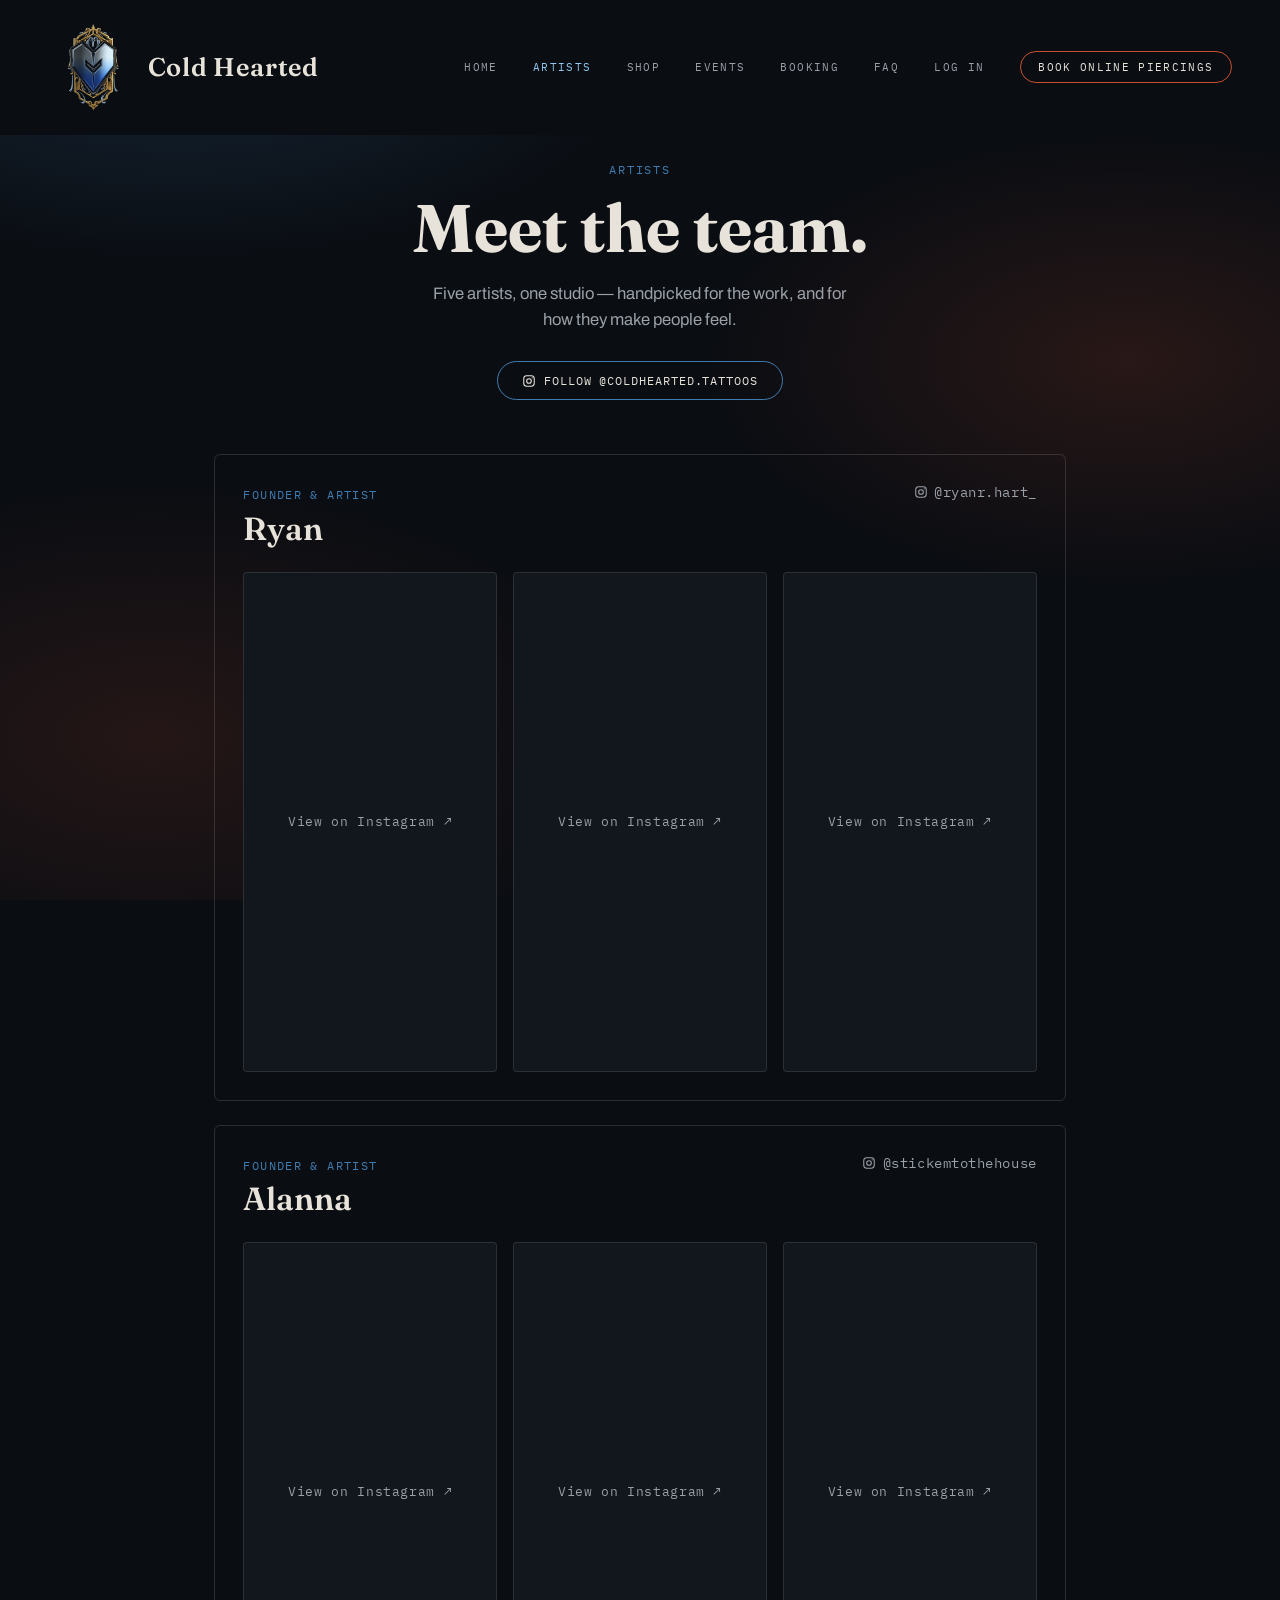
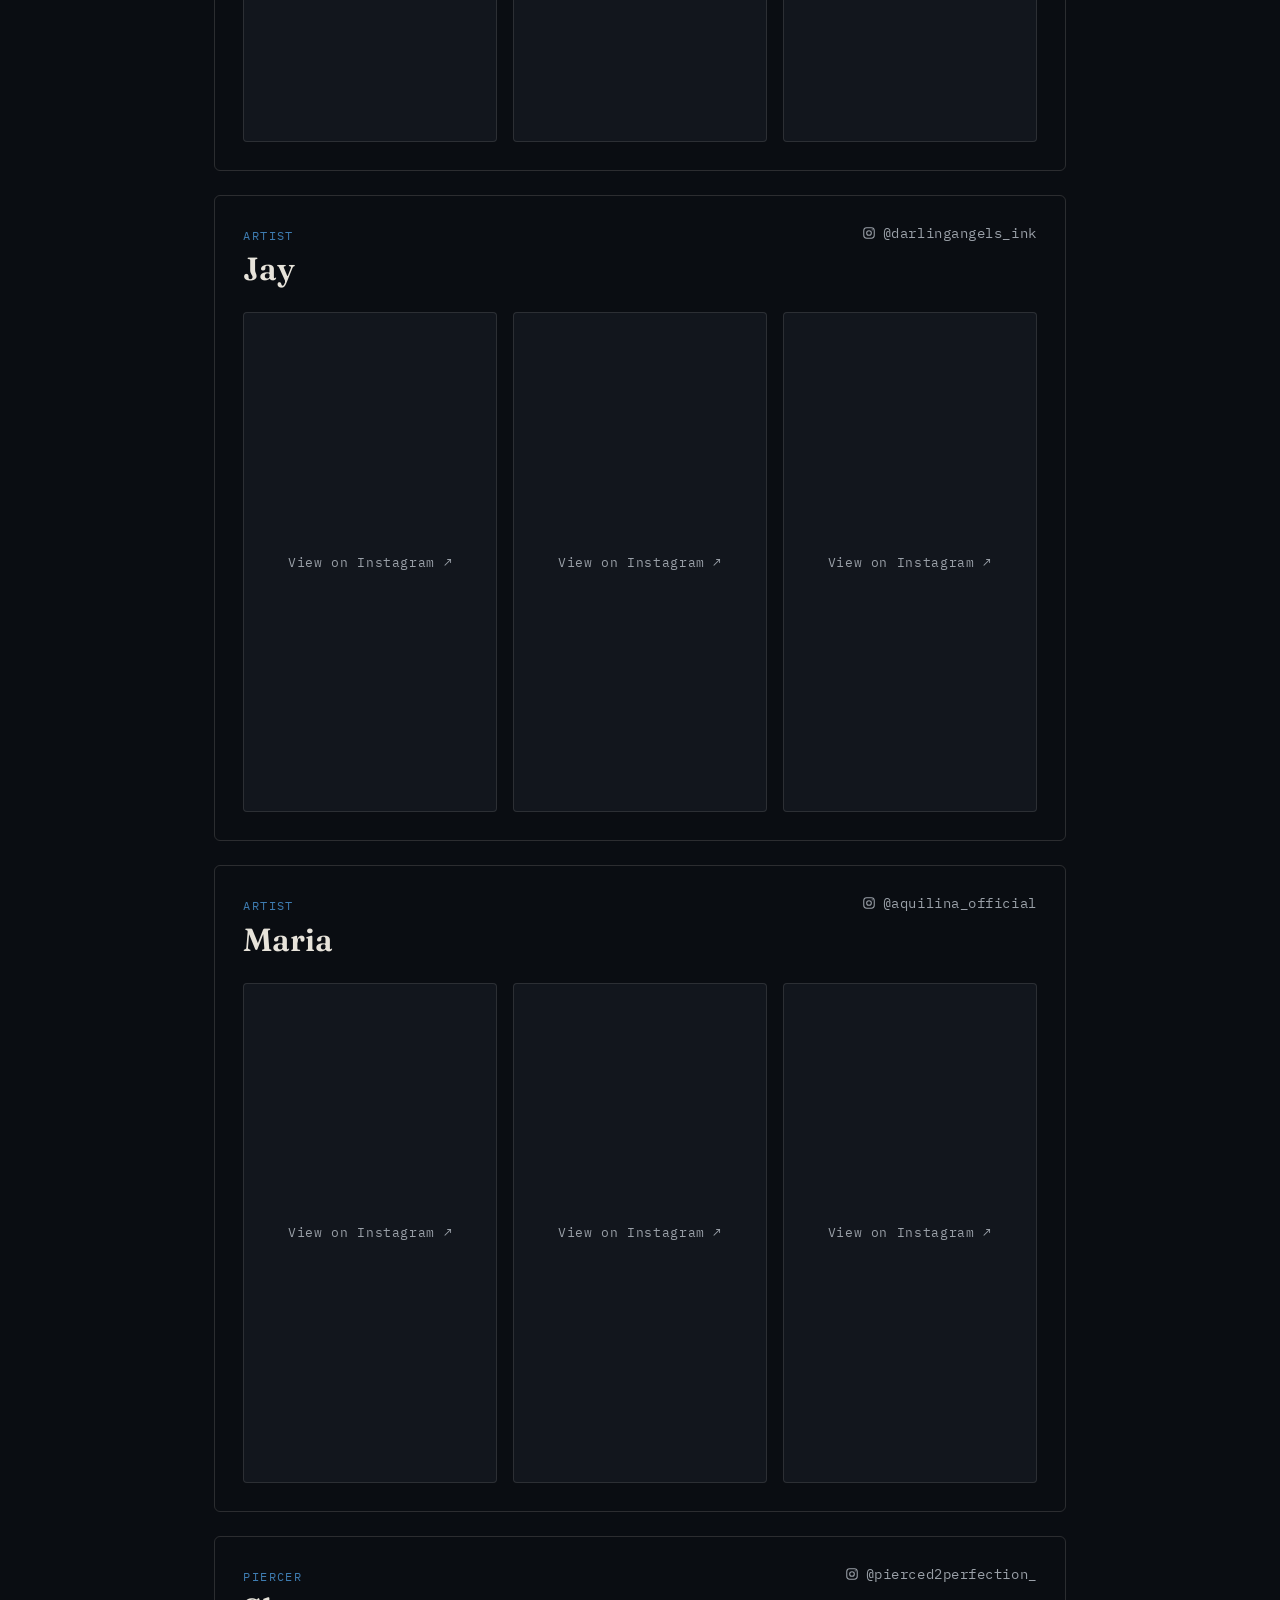
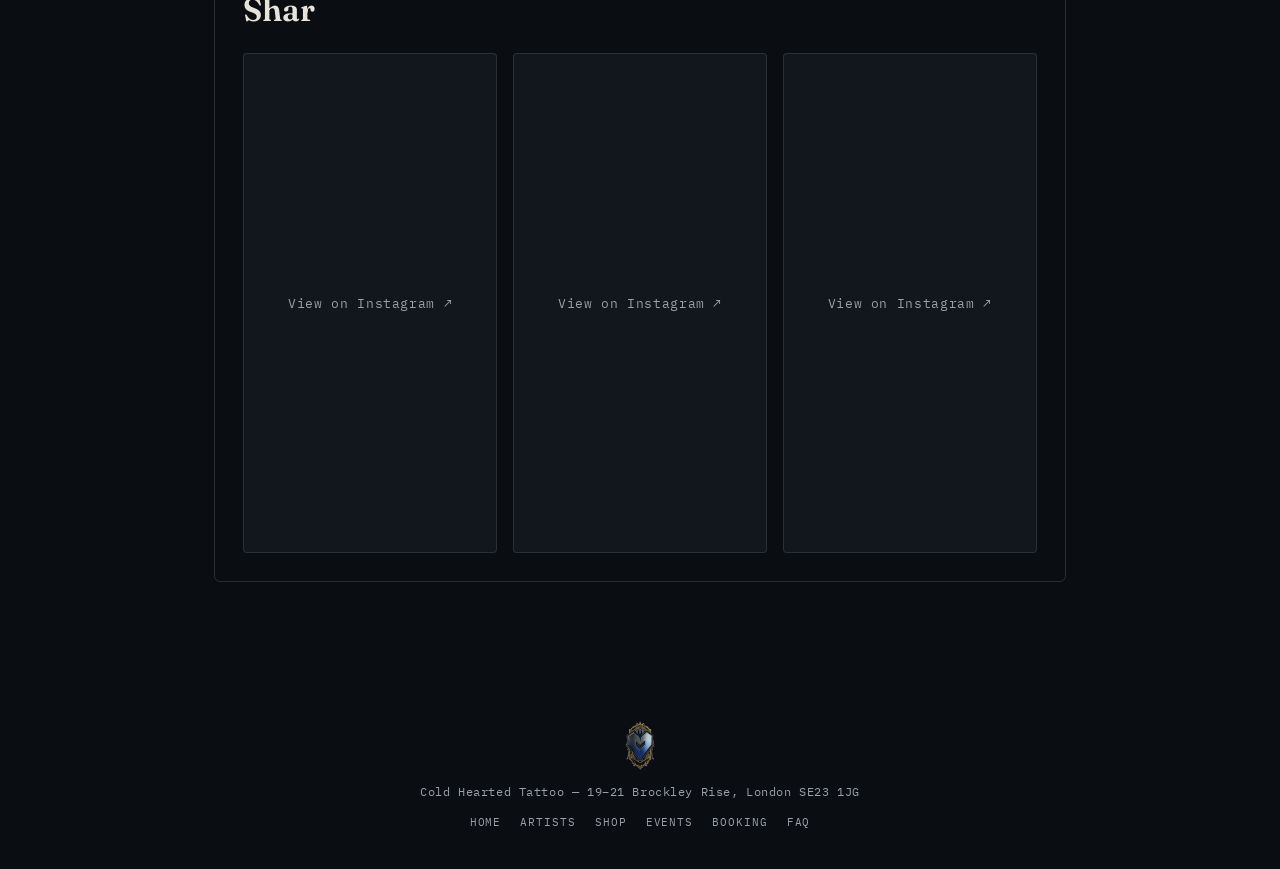
<file: artists.html>
<!DOCTYPE html>
<html lang="en">
<head>
<meta charset="UTF-8">
<meta name="viewport" content="width=device-width, initial-scale=1">
<title>Artists — Cold Hearted Tattoo</title>
<meta name="description" content="Meet the artists and piercer at Cold Hearted Tattoo, Brockley Rise, South East London.">
<link rel="preconnect" href="https://fonts.googleapis.com">
<link rel="preconnect" href="https://fonts.gstatic.com" crossorigin>
<link href="https://fonts.googleapis.com/css2?family=Fraunces:ital,opsz,wght@0,9..144,300;0,9..144,500;0,9..144,600;0,9..144,700;1,9..144,500&family=Archivo:wght@400;500;600&family=IBM+Plex+Mono:wght@400;500&display=swap" rel="stylesheet">
<link rel="stylesheet" href="css/style.css">
</head>
<body class="static-page artists-page">

<header class="site-header scrolled">
  <nav>
    <a href="index.html" class="nav-mark">
      <img src="assets/logo-mark.png" alt="Cold Hearted Tattoo mark">
      <span>Cold Hearted</span>
    </a>
    <button class="nav-toggle" aria-label="Toggle menu" aria-expanded="false">
      <span></span><span></span><span></span>
    </button>
    <div class="nav-links">
      <a href="index.html">Home</a>
      <a href="artists.html" class="nav-current">Artists</a>
      <a href="shop.html">Shop</a>
      <a href="events.html">Events</a>
      <a href="booking.html">Booking</a>
      <a href="faq.html">FAQ</a>
      <a href="login.html">Log In</a>
      <a href="piercings.html" class="nav-cta">Book Online Piercings</a>
    </div>
  </nav>
  <div class="nav-scrim"></div>
</header>

<main>
  <section class="static-hero">
    <span class="section-label">Artists</span>
    <h1>Meet the team.</h1>
    <p>Five artists, one studio — handpicked for the work, and for how they make people feel.</p>
    <a class="instagram-follow" href="https://www.instagram.com/coldhearted.tattoos/" target="_blank" rel="noopener">
      <svg viewBox="0 0 24 24" fill="none" stroke="currentColor" stroke-width="1.8"><rect x="3" y="3" width="18" height="18" rx="5"/><circle cx="12" cy="12" r="4"/><circle cx="17.5" cy="6.5" r="1" fill="currentColor" stroke="none"/></svg>
      Follow @coldhearted.tattoos
    </a>
  </section>

  <section class="static-content">
    <div class="artist-list">
      <div class="artist-card">
        <div class="artist-card-head">
          <div>
            <span class="artist-role">Founder &amp; Artist</span>
            <h2>Ryan</h2>
          </div>
          <a class="artist-instagram" href="https://www.instagram.com/ryanr.hart_/" target="_blank" rel="noopener">
            <svg viewBox="0 0 24 24" fill="none" stroke="currentColor" stroke-width="1.8"><rect x="3" y="3" width="18" height="18" rx="5"/><circle cx="12" cy="12" r="4"/><circle cx="17.5" cy="6.5" r="1" fill="currentColor" stroke="none"/></svg>
            @ryanr.hart_
          </a>
        </div>
        <div class="artist-highlights" data-ig-posts="https://www.instagram.com/reel/Dbc3esvNZK8/|https://www.instagram.com/p/DboCqMGjIGr/|https://www.instagram.com/p/C_vOVfCtvoY/"></div>
      </div>

      <div class="artist-card">
        <div class="artist-card-head">
          <div>
            <span class="artist-role">Founder &amp; Artist</span>
            <h2>Alanna</h2>
          </div>
          <a class="artist-instagram" href="https://www.instagram.com/stickemtothehouse/" target="_blank" rel="noopener">
            <svg viewBox="0 0 24 24" fill="none" stroke="currentColor" stroke-width="1.8"><rect x="3" y="3" width="18" height="18" rx="5"/><circle cx="12" cy="12" r="4"/><circle cx="17.5" cy="6.5" r="1" fill="currentColor" stroke="none"/></svg>
            @stickemtothehouse
          </a>
        </div>
        <div class="artist-highlights" data-ig-posts="https://www.instagram.com/reel/DYegDe_tVTp/|https://www.instagram.com/p/DcpwwvuoRmU/|https://www.instagram.com/p/CyXo4bhoMxa/"></div>
      </div>

      <div class="artist-card">
        <div class="artist-card-head">
          <div>
            <span class="artist-role">Artist</span>
            <h2>Jay</h2>
          </div>
          <a class="artist-instagram" href="https://www.instagram.com/darlingangels_ink/" target="_blank" rel="noopener">
            <svg viewBox="0 0 24 24" fill="none" stroke="currentColor" stroke-width="1.8"><rect x="3" y="3" width="18" height="18" rx="5"/><circle cx="12" cy="12" r="4"/><circle cx="17.5" cy="6.5" r="1" fill="currentColor" stroke="none"/></svg>
            @darlingangels_ink
          </a>
        </div>
        <div class="artist-highlights" data-ig-posts="https://www.instagram.com/reel/DNVPyegIS0s/|https://www.instagram.com/p/DPWbawIjVzu/|https://www.instagram.com/p/DN0N456Wg_h/"></div>
      </div>

      <div class="artist-card">
        <div class="artist-card-head">
          <div>
            <span class="artist-role">Artist</span>
            <h2>Maria</h2>
          </div>
          <a class="artist-instagram" href="https://www.instagram.com/aquilina_official/" target="_blank" rel="noopener">
            <svg viewBox="0 0 24 24" fill="none" stroke="currentColor" stroke-width="1.8"><rect x="3" y="3" width="18" height="18" rx="5"/><circle cx="12" cy="12" r="4"/><circle cx="17.5" cy="6.5" r="1" fill="currentColor" stroke="none"/></svg>
            @aquilina_official
          </a>
        </div>
        <div class="artist-highlights" data-ig-posts="https://www.instagram.com/reel/DctjL4ktzMI/|https://www.instagram.com/p/Dbin3MDjSAJ/|https://www.instagram.com/p/Db_CdWbDZAk/"></div>
      </div>

      <div class="artist-card">
        <div class="artist-card-head">
          <div>
            <span class="artist-role">Piercer</span>
            <h2>Shar</h2>
          </div>
          <a class="artist-instagram" href="https://www.instagram.com/pierced2perfection_/" target="_blank" rel="noopener">
            <svg viewBox="0 0 24 24" fill="none" stroke="currentColor" stroke-width="1.8"><rect x="3" y="3" width="18" height="18" rx="5"/><circle cx="12" cy="12" r="4"/><circle cx="17.5" cy="6.5" r="1" fill="currentColor" stroke="none"/></svg>
            @pierced2perfection_
          </a>
        </div>
        <div class="artist-highlights" data-ig-posts="https://www.instagram.com/reel/Db6j14AMSyh/|https://www.instagram.com/p/DYSHi47jEbC/|https://www.instagram.com/p/DW_SuKhjNCV/"></div>
      </div>
    </div>
  </section>
</main>

<footer class="site-footer">
  <img src="assets/logo-mark.png" alt="Cold Hearted Tattoo mark" class="footer-mark">
  <p>Cold Hearted Tattoo — 19–21 Brockley Rise, London SE23 1JG</p>
  <div class="footer-links">
    <a href="index.html">Home</a>
    <a href="artists.html">Artists</a>
    <a href="shop.html">Shop</a>
    <a href="events.html">Events</a>
    <a href="booking.html">Booking</a>
    <a href="faq.html">FAQ</a>
  </div>
</footer>

<script>
(function () {
  // Instagram's embed.js self-processes every ".instagram-media" blockquote
  // already in the DOM the instant it loads -- that happens automatically,
  // independent of any later scoped process(element) call. So instead of
  // pre-rendering all 15 blockquotes and hiding them, each artist's post
  // URLs are stashed in data-ig-posts and the blockquotes are only CREATED
  // once that card scrolls into view. That way whichever card triggers the
  // very first script load only has its own 3 posts in the DOM at that
  // moment, and later cards inject+reprocess incrementally as the visitor
  // scrolls -- pacing the requests instead of firing all 15 in one burst,
  // which is what caused Instagram's embed widget to silently render blank
  // for everything past the first few during testing.
  var embedScriptLoading = false;
  var embedScriptReady = false;
  var onReadyQueue = [];
  function ensureEmbedScript(cb) {
    if (embedScriptReady) { cb(); return; }
    onReadyQueue.push(cb);
    if (embedScriptLoading) return;
    embedScriptLoading = true;
    var s = document.createElement('script');
    s.src = 'https://www.instagram.com/embed.js';
    s.async = true;
    s.onload = function () {
      embedScriptReady = true;
      onReadyQueue.forEach(function (fn) { fn(); });
      onReadyQueue = [];
    };
    document.body.appendChild(s);
  }
  var observer = new IntersectionObserver(function (entries) {
    entries.forEach(function (entry) {
      if (!entry.isIntersecting) return;
      var el = entry.target;
      observer.unobserve(el);
      var urls = (el.getAttribute('data-ig-posts') || '').split('|').filter(Boolean);
      urls.forEach(function (url) {
        var bq = document.createElement('blockquote');
        bq.className = 'instagram-media';
        bq.setAttribute('data-instgrm-permalink', url);
        bq.setAttribute('data-instgrm-version', '14');
        // Fallback content in case Instagram's widget doesn't render this
        // one (it silently shows blank instead of erroring under load) --
        // Embeds.process() replaces this entirely with the real embed on
        // success, so it's only ever seen when that fails.
        var fallback = document.createElement('a');
        fallback.href = url;
        fallback.target = '_blank';
        fallback.rel = 'noopener';
        fallback.textContent = 'View on Instagram ↗';
        bq.appendChild(fallback);
        el.appendChild(bq);
      });
      ensureEmbedScript(function () { window.instgrm.Embeds.process(); });
    });
  }, { rootMargin: '150px 0px' });
  document.querySelectorAll('.artist-highlights').forEach(function (el) {
    observer.observe(el);
  });
})();
</script>
<script src="js/nav.js"></script>
</body>
</html>
</file>
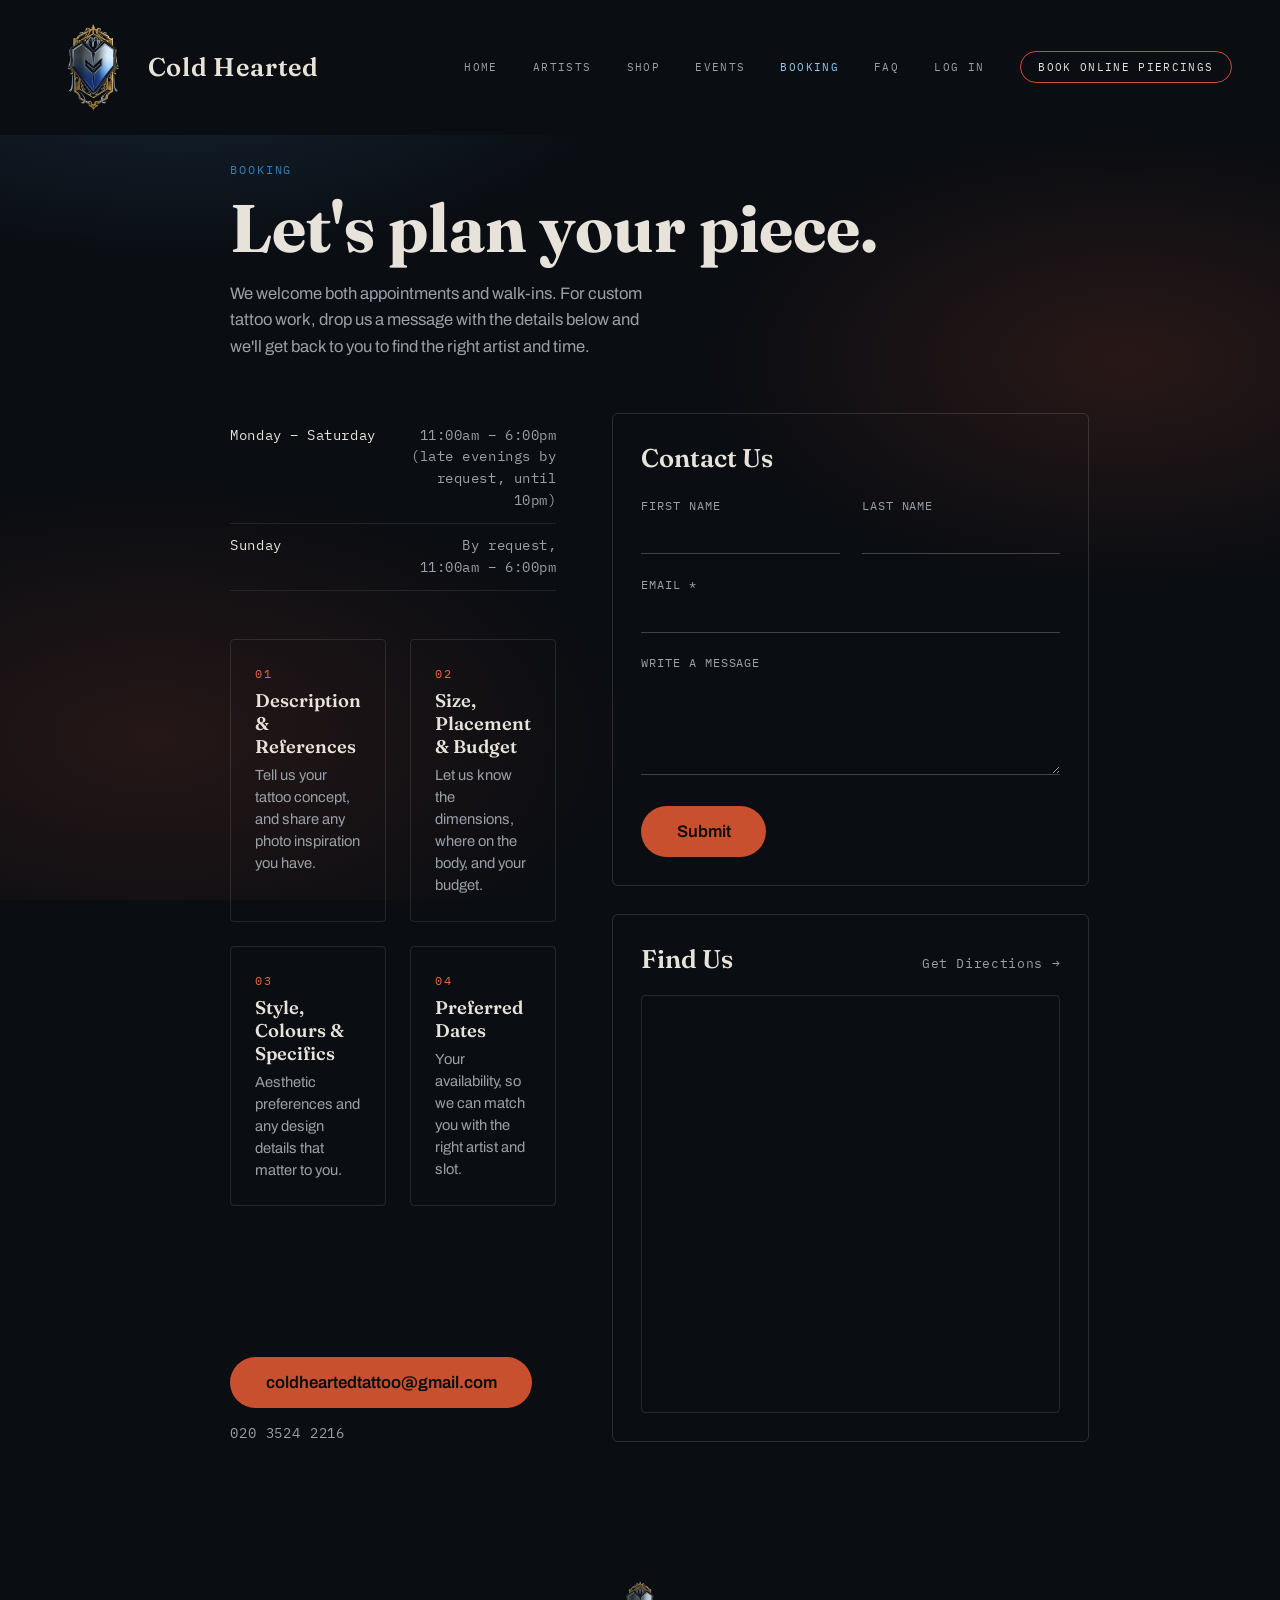
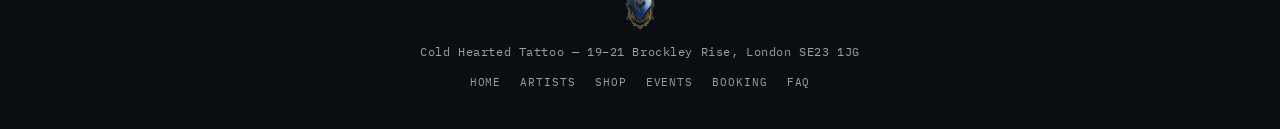
<file: booking.html>
<!DOCTYPE html>
<html lang="en">
<head>
<meta charset="UTF-8">
<meta name="viewport" content="width=device-width, initial-scale=1">
<title>Booking — Cold Hearted Tattoo</title>
<meta name="description" content="Book a tattoo appointment at Cold Hearted Tattoo, Brockley Rise, South East London.">
<link rel="preconnect" href="https://fonts.googleapis.com">
<link rel="preconnect" href="https://fonts.gstatic.com" crossorigin>
<link href="https://fonts.googleapis.com/css2?family=Fraunces:ital,opsz,wght@0,9..144,300;0,9..144,500;0,9..144,600;0,9..144,700;1,9..144,500&family=Archivo:wght@400;500;600&family=IBM+Plex+Mono:wght@400;500&display=swap" rel="stylesheet">
<link rel="stylesheet" href="css/style.css">
</head>
<body class="static-page booking-page">

<header class="site-header scrolled">
  <nav>
    <a href="index.html" class="nav-mark">
      <img src="assets/logo-mark.png" alt="Cold Hearted Tattoo mark">
      <span>Cold Hearted</span>
    </a>
    <button class="nav-toggle" aria-label="Toggle menu" aria-expanded="false">
      <span></span><span></span><span></span>
    </button>
    <div class="nav-links">
      <a href="index.html">Home</a>
      <a href="artists.html">Artists</a>
      <a href="shop.html">Shop</a>
      <a href="events.html">Events</a>
      <a href="booking.html" class="nav-current">Booking</a>
      <a href="faq.html">FAQ</a>
      <a href="login.html">Log In</a>
      <a href="piercings.html" class="nav-cta">Book Online Piercings</a>
    </div>
  </nav>
  <div class="nav-scrim"></div>
</header>

<main>
  <section class="static-hero">
    <span class="section-label">Booking</span>
    <h1>Let's plan your piece.</h1>
    <p>We welcome both appointments and walk-ins. For custom tattoo work, drop us a message with the details below and we'll get back to you to find the right artist and time.</p>
  </section>

  <section class="static-content">
    <div class="booking-layout">
      <div class="booking-main">
        <div class="booking-hours">
          <div class="booking-hours-row"><span>Monday – Saturday</span><span>11:00am – 6:00pm<br>(late evenings by request, until 10pm)</span></div>
          <div class="booking-hours-row"><span>Sunday</span><span>By request, 11:00am – 6:00pm</span></div>
        </div>

        <div class="booking-steps">
          <div class="booking-step">
            <span class="booking-step-num">01</span>
            <h3>Description &amp; References</h3>
            <p>Tell us your tattoo concept, and share any photo inspiration you have.</p>
          </div>
          <div class="booking-step">
            <span class="booking-step-num">02</span>
            <h3>Size, Placement &amp; Budget</h3>
            <p>Let us know the dimensions, where on the body, and your budget.</p>
          </div>
          <div class="booking-step">
            <span class="booking-step-num">03</span>
            <h3>Style, Colours &amp; Specifics</h3>
            <p>Aesthetic preferences and any design details that matter to you.</p>
          </div>
          <div class="booking-step">
            <span class="booking-step-num">04</span>
            <h3>Preferred Dates</h3>
            <p>Your availability, so we can match you with the right artist and slot.</p>
          </div>
        </div>

        <div class="booking-contact">
          <a class="cta-button" href="mailto:coldheartedtattoo@gmail.com?subject=Tattoo%20Enquiry&body=Hi%20Cold%20Hearted%20Tattoo%20team%2C%0D%0A%0D%0AI'd%20like%20to%20enquire%20about%20booking%20a%20tattoo.%0D%0A%0D%0ADescription%20%26%20References%3A%0D%0A%0D%0A%0D%0ASize%2C%20Placement%20%26%20Budget%3A%0D%0A%0D%0A%0D%0AStyle%2C%20Colours%20%26%20Specifics%3A%0D%0A%0D%0A%0D%0APreferred%20Dates%3A%0D%0A%0D%0A%0D%0AThanks!">coldheartedtattoo@gmail.com</a>
          <a class="cta-phone" href="tel:02035242216">020 3524 2216</a>
        </div>
      </div>

      <div class="booking-aside">
        <div class="contact-form-section">
          <h2>Contact Us</h2>
          <form class="contact-form" action="mailto:coldheartedtattoo@gmail.com" method="post" enctype="text/plain">
            <div class="contact-form-row">
              <div class="field">
                <label for="first-name">First name</label>
                <input type="text" id="first-name" name="First name">
              </div>
              <div class="field">
                <label for="last-name">Last name</label>
                <input type="text" id="last-name" name="Last name">
              </div>
            </div>
            <div class="field">
              <label for="email">Email *</label>
              <input type="email" id="email" name="Email" required>
            </div>
            <div class="field">
              <label for="message">Write a message</label>
              <textarea id="message" name="Message" rows="5"></textarea>
            </div>
            <button type="submit" class="cta-button">Submit</button>
          </form>
        </div>

        <div class="map-section">
          <div class="map-section-head">
            <h2>Find Us</h2>
            <a class="map-directions" href="https://www.google.com/maps/dir/?api=1&destination=Cold+Hearted+Tattoos%2C+19-21+Brockley+Rise%2C+London+SE23+1JG" target="_blank" rel="noopener">Get Directions →</a>
          </div>
          <div class="map-embed">
            <iframe
              src="https://www.google.com/maps?q=Cold+Hearted+Tattoos%2C+19-21+Brockley+Rise%2C+London+SE23+1JG&z=16&output=embed"
              referrerpolicy="no-referrer-when-downgrade"
              title="Map showing Cold Hearted Tattoo at 19-21 Brockley Rise, London SE23 1JG"></iframe>
          </div>
        </div>
      </div>
    </div>
  </section>
</main>

<footer class="site-footer">
  <img src="assets/logo-mark.png" alt="Cold Hearted Tattoo mark" class="footer-mark">
  <p>Cold Hearted Tattoo — 19–21 Brockley Rise, London SE23 1JG</p>
  <div class="footer-links">
    <a href="index.html">Home</a>
    <a href="artists.html">Artists</a>
    <a href="shop.html">Shop</a>
    <a href="events.html">Events</a>
    <a href="booking.html">Booking</a>
    <a href="faq.html">FAQ</a>
  </div>
</footer>

<script src="js/nav.js"></script>
</body>
</html>
</file>
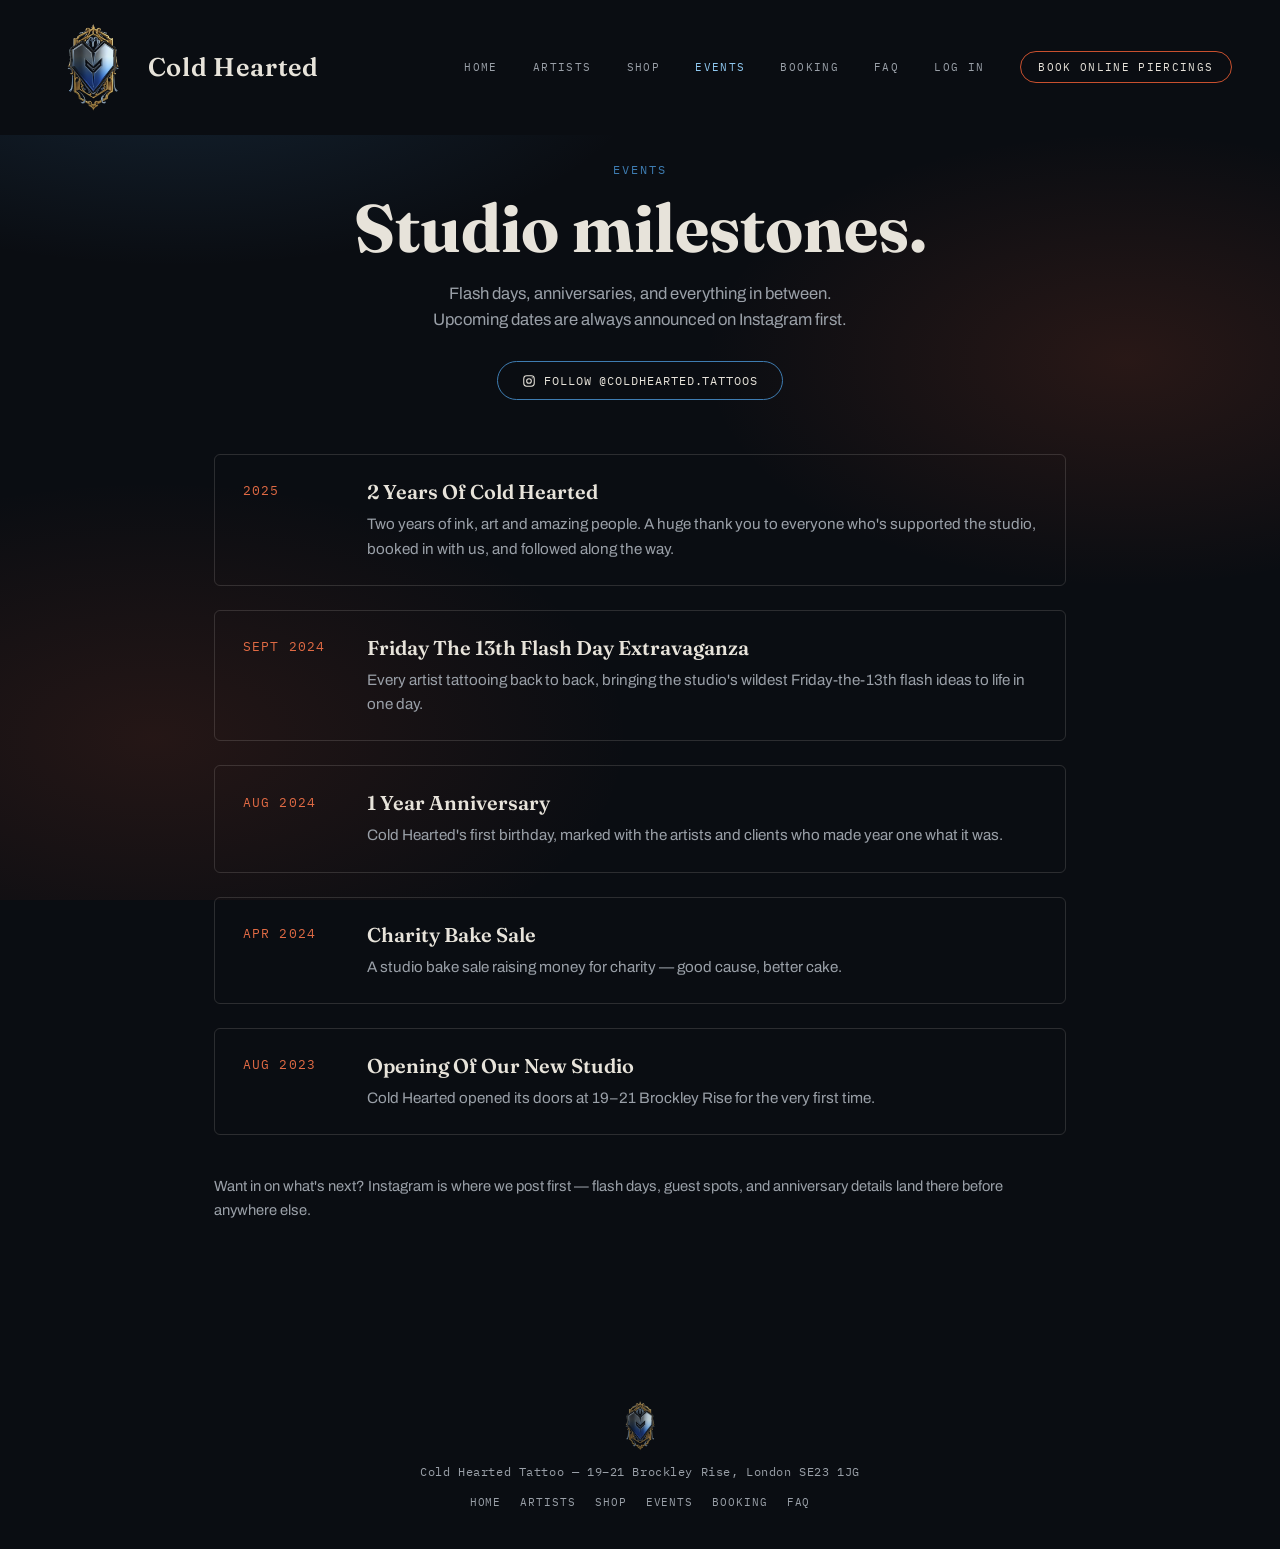
<file: events.html>
<!DOCTYPE html>
<html lang="en">
<head>
<meta charset="UTF-8">
<meta name="viewport" content="width=device-width, initial-scale=1">
<title>Events — Cold Hearted Tattoo</title>
<meta name="description" content="Studio events and milestones from Cold Hearted Tattoo, Brockley Rise, South East London.">
<link rel="preconnect" href="https://fonts.googleapis.com">
<link rel="preconnect" href="https://fonts.gstatic.com" crossorigin>
<link href="https://fonts.googleapis.com/css2?family=Fraunces:ital,opsz,wght@0,9..144,300;0,9..144,500;0,9..144,600;0,9..144,700;1,9..144,500&family=Archivo:wght@400;500;600&family=IBM+Plex+Mono:wght@400;500&display=swap" rel="stylesheet">
<link rel="stylesheet" href="css/style.css">
</head>
<body class="static-page events-page">

<header class="site-header scrolled">
  <nav>
    <a href="index.html" class="nav-mark">
      <img src="assets/logo-mark.png" alt="Cold Hearted Tattoo mark">
      <span>Cold Hearted</span>
    </a>
    <button class="nav-toggle" aria-label="Toggle menu" aria-expanded="false">
      <span></span><span></span><span></span>
    </button>
    <div class="nav-links">
      <a href="index.html">Home</a>
      <a href="artists.html">Artists</a>
      <a href="shop.html">Shop</a>
      <a href="events.html" class="nav-current">Events</a>
      <a href="booking.html">Booking</a>
      <a href="faq.html">FAQ</a>
      <a href="login.html">Log In</a>
      <a href="piercings.html" class="nav-cta">Book Online Piercings</a>
    </div>
  </nav>
  <div class="nav-scrim"></div>
</header>

<main>
  <section class="static-hero">
    <span class="section-label">Events</span>
    <h1>Studio milestones.</h1>
    <p>Flash days, anniversaries, and everything in between. Upcoming dates are always announced on Instagram first.</p>
    <a class="instagram-follow" href="https://www.instagram.com/coldhearted.tattoos/" target="_blank" rel="noopener">
      <svg viewBox="0 0 24 24" fill="none" stroke="currentColor" stroke-width="1.8"><rect x="3" y="3" width="18" height="18" rx="5"/><circle cx="12" cy="12" r="4"/><circle cx="17.5" cy="6.5" r="1" fill="currentColor" stroke="none"/></svg>
      Follow @coldhearted.tattoos
    </a>
  </section>

  <section class="static-content">
    <div class="timeline">
      <div class="timeline-item">
        <span class="timeline-date">2025</span>
        <div>
          <h3>2 Years Of Cold Hearted</h3>
          <p>Two years of ink, art and amazing people. A huge thank you to everyone who's supported the studio, booked in with us, and followed along the way.</p>
        </div>
      </div>

      <div class="timeline-item">
        <span class="timeline-date">Sept 2024</span>
        <div>
          <h3>Friday The 13th Flash Day Extravaganza</h3>
          <p>Every artist tattooing back to back, bringing the studio's wildest Friday-the-13th flash ideas to life in one day.</p>
        </div>
      </div>

      <div class="timeline-item">
        <span class="timeline-date">Aug 2024</span>
        <div>
          <h3>1 Year Anniversary</h3>
          <p>Cold Hearted's first birthday, marked with the artists and clients who made year one what it was.</p>
        </div>
      </div>

      <div class="timeline-item">
        <span class="timeline-date">Apr 2024</span>
        <div>
          <h3>Charity Bake Sale</h3>
          <p>A studio bake sale raising money for charity — good cause, better cake.</p>
        </div>
      </div>

      <div class="timeline-item">
        <span class="timeline-date">Aug 2023</span>
        <div>
          <h3>Opening Of Our New Studio</h3>
          <p>Cold Hearted opened its doors at 19–21 Brockley Rise for the very first time.</p>
        </div>
      </div>
    </div>

    <p class="price-note">Want in on what's next? Instagram is where we post first — flash days, guest spots, and anniversary details land there before anywhere else.</p>
  </section>
</main>

<footer class="site-footer">
  <img src="assets/logo-mark.png" alt="Cold Hearted Tattoo mark" class="footer-mark">
  <p>Cold Hearted Tattoo — 19–21 Brockley Rise, London SE23 1JG</p>
  <div class="footer-links">
    <a href="index.html">Home</a>
    <a href="artists.html">Artists</a>
    <a href="shop.html">Shop</a>
    <a href="events.html">Events</a>
    <a href="booking.html">Booking</a>
    <a href="faq.html">FAQ</a>
  </div>
</footer>

<script src="js/nav.js"></script>
</body>
</html>
</file>
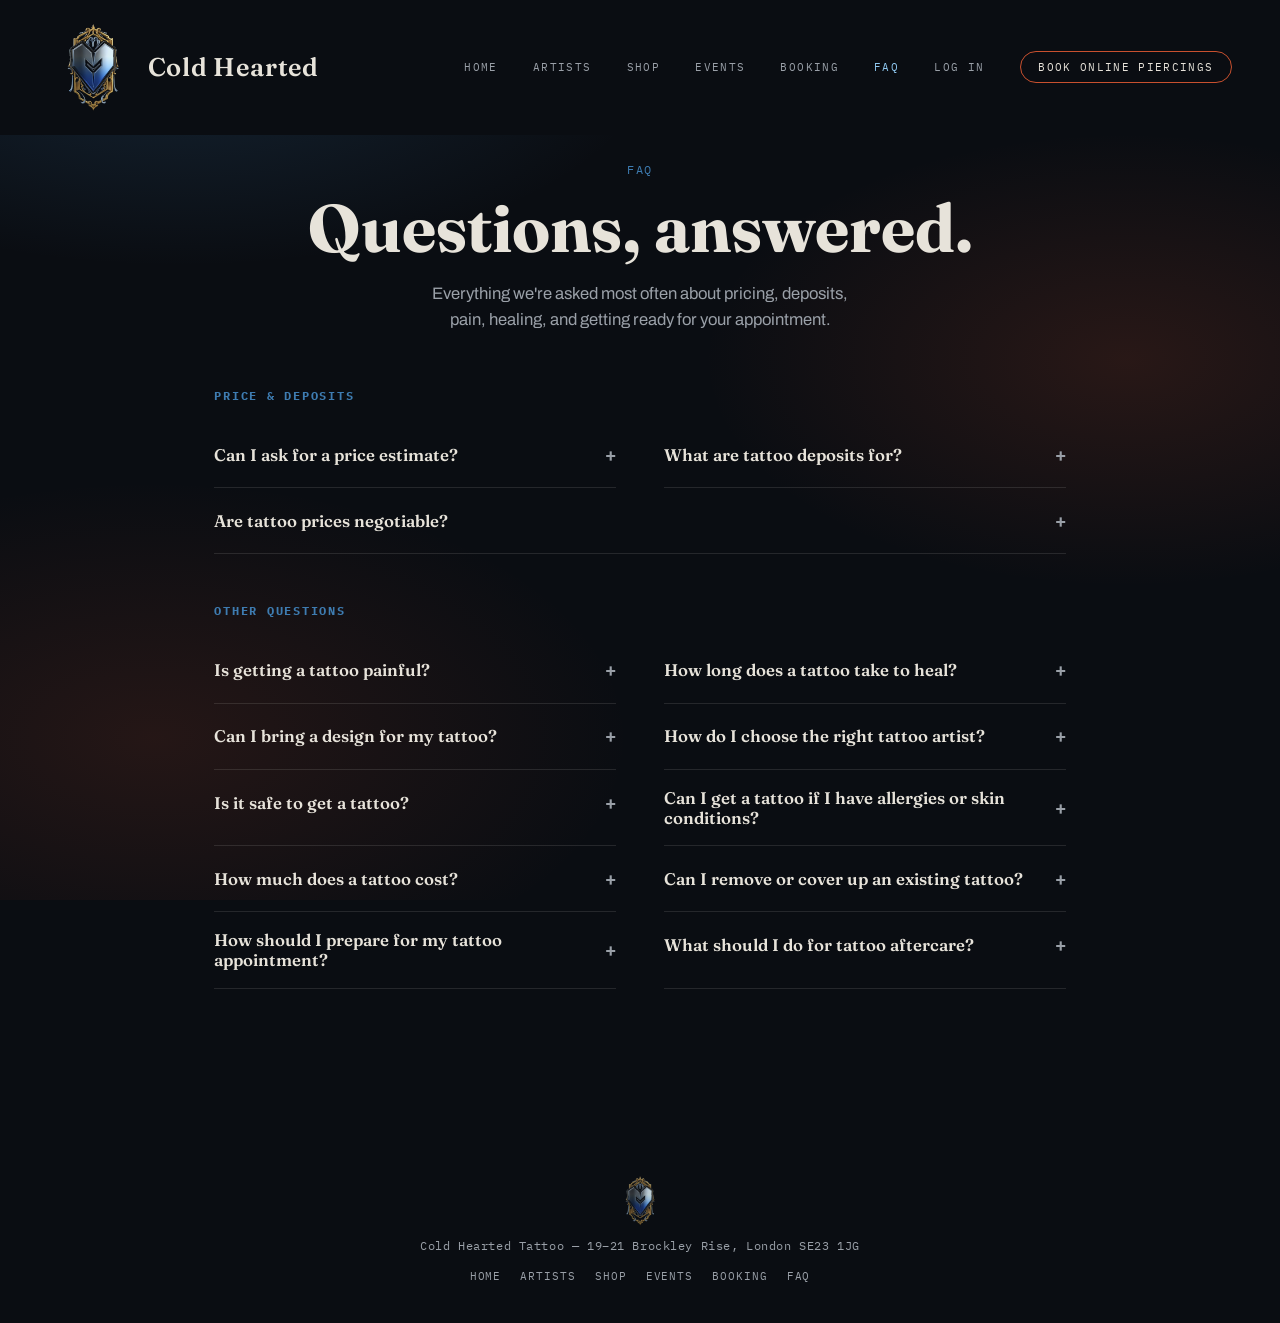
<file: faq.html>
<!DOCTYPE html>
<html lang="en">
<head>
<meta charset="UTF-8">
<meta name="viewport" content="width=device-width, initial-scale=1">
<title>FAQ — Cold Hearted Tattoo</title>
<meta name="description" content="Frequently asked questions about pricing, deposits, pain, healing, and aftercare at Cold Hearted Tattoo, Brockley Rise, South East London.">
<link rel="preconnect" href="https://fonts.googleapis.com">
<link rel="preconnect" href="https://fonts.gstatic.com" crossorigin>
<link href="https://fonts.googleapis.com/css2?family=Fraunces:ital,opsz,wght@0,9..144,300;0,9..144,500;0,9..144,600;0,9..144,700;1,9..144,500&family=Archivo:wght@400;500;600&family=IBM+Plex+Mono:wght@400;500&display=swap" rel="stylesheet">
<link rel="stylesheet" href="css/style.css">
</head>
<body class="static-page faq-page">

<header class="site-header scrolled">
  <nav>
    <a href="index.html" class="nav-mark">
      <img src="assets/logo-mark.png" alt="Cold Hearted Tattoo mark">
      <span>Cold Hearted</span>
    </a>
    <button class="nav-toggle" aria-label="Toggle menu" aria-expanded="false">
      <span></span><span></span><span></span>
    </button>
    <div class="nav-links">
      <a href="index.html">Home</a>
      <a href="artists.html">Artists</a>
      <a href="shop.html">Shop</a>
      <a href="events.html">Events</a>
      <a href="booking.html">Booking</a>
      <a href="faq.html" class="nav-current">FAQ</a>
      <a href="login.html">Log In</a>
      <a href="piercings.html" class="nav-cta">Book Online Piercings</a>
    </div>
  </nav>
  <div class="nav-scrim"></div>
</header>

<main>
  <section class="static-hero">
    <span class="section-label">FAQ</span>
    <h1>Questions, answered.</h1>
    <p>Everything we're asked most often about pricing, deposits, pain, healing, and getting ready for your appointment.</p>
  </section>

  <section class="static-content">
    <div class="faq-group">
      <h2>Price &amp; Deposits</h2>
      <div class="faq-items">
      <details class="faq-item">
        <summary>Can I ask for a price estimate?</summary>
        <p>You can definitely ask for a price estimate on your tattoo. However, it may be more effective to give your budget to the artist so they can work within your means and provide options that fit your financial range.</p>
      </details>

      <details class="faq-item">
        <summary>What are tattoo deposits for?</summary>
        <p>Tattoo deposits serve multiple purposes. They secure your appointment slot in the artist's calendar, demonstrate your commitment to the appointment, and protect the artist in case of no-shows or last-minute cancellations. Deposits are typically deducted from the final tattoo cost.</p>
      </details>

      <details class="faq-item faq-item--full">
        <summary>Are tattoo prices negotiable?</summary>
        <p>Tattoo prices can be negotiable in certain cases, especially for custom tattoos. However, fixed prices are common for flash tattoos or when an artist has a set hourly rate. It's important to respect the artist's valuation of their work while discussing pricing, and negotiations may impact the complexity or size of the tattoo.</p>
      </details>
      </div>
    </div>

    <div class="faq-group">
      <h2>Other Questions</h2>
      <div class="faq-items">
      <details class="faq-item">
        <summary>Is getting a tattoo painful?</summary>
        <p>Pain levels vary depending on the individual's pain tolerance and the placement of the tattoo. Generally, areas with more nerve endings or thinner skin may be more sensitive.</p>
      </details>

      <details class="faq-item">
        <summary>How long does a tattoo take to heal?</summary>
        <p>The healing process typically takes 2-3 weeks. During this time, it's essential to follow aftercare instructions provided by your tattoo artist to ensure proper healing and minimize complications.</p>
      </details>

      <details class="faq-item">
        <summary>Can I bring a design for my tattoo?</summary>
        <p>Yes, you can bring your own design or references to your tattoo appointment. Your tattoo artist can work with you to modify the design or create a custom tattoo based on your ideas.</p>
      </details>

      <details class="faq-item">
        <summary>How do I choose the right tattoo artist?</summary>
        <p>Research different tattoo artists and studios to find one that specializes in the style you want. Look at portfolios, read reviews, and consider scheduling a consultation to discuss your ideas with the artist.</p>
      </details>

      <details class="faq-item">
        <summary>Is it safe to get a tattoo?</summary>
        <p>When done by a professional and licensed tattoo artist using sterile equipment, getting a tattoo is generally safe. It's crucial to choose a reputable studio and follow proper aftercare guidelines to minimize risks of infection or complications.</p>
      </details>

      <details class="faq-item">
        <summary>Can I get a tattoo if I have allergies or skin conditions?</summary>
        <p>It's important to inform your tattoo artist about any allergies or skin conditions you may have before getting a tattoo. They can advise you on whether it's safe to proceed and may recommend a patch test in certain cases.</p>
      </details>

      <details class="faq-item">
        <summary>How much does a tattoo cost?</summary>
        <p>Tattoo prices vary depending on factors such as the size, complexity, and artist's experience. It's best to discuss pricing with your tattoo artist during a consultation, where they can provide an estimate based on your design and requirements.</p>
      </details>

      <details class="faq-item">
        <summary>Can I remove or cover up an existing tattoo?</summary>
        <p>Yes, tattoo removal or cover-up is possible, but it may require multiple sessions and specialized techniques. Consult with a tattoo removal specialist or cover-up artist for personalized advice and options.</p>
      </details>

      <details class="faq-item">
        <summary>How should I prepare for my tattoo appointment?</summary>
        <p>Follow any pre-tattoo instructions provided by your artist, such as avoiding alcohol or certain medications. Stay hydrated, get a good night's sleep, and eat a healthy meal before your appointment to ensure you're in optimal condition.</p>
      </details>

      <details class="faq-item">
        <summary>What should I do for tattoo aftercare?</summary>
        <p>Aftercare instructions may vary slightly depending on the tattoo artist, but generally include keeping the tattoo clean, applying a recommended ointment or moisturizer, avoiding direct sunlight, and refraining from picking or scratching the tattooed area.</p>
      </details>
      </div>
    </div>
  </section>
</main>

<footer class="site-footer">
  <img src="assets/logo-mark.png" alt="Cold Hearted Tattoo mark" class="footer-mark">
  <p>Cold Hearted Tattoo — 19–21 Brockley Rise, London SE23 1JG</p>
  <div class="footer-links">
    <a href="index.html">Home</a>
    <a href="artists.html">Artists</a>
    <a href="shop.html">Shop</a>
    <a href="events.html">Events</a>
    <a href="booking.html">Booking</a>
    <a href="faq.html">FAQ</a>
  </div>
</footer>

<script src="js/nav.js"></script>
</body>
</html>
</file>
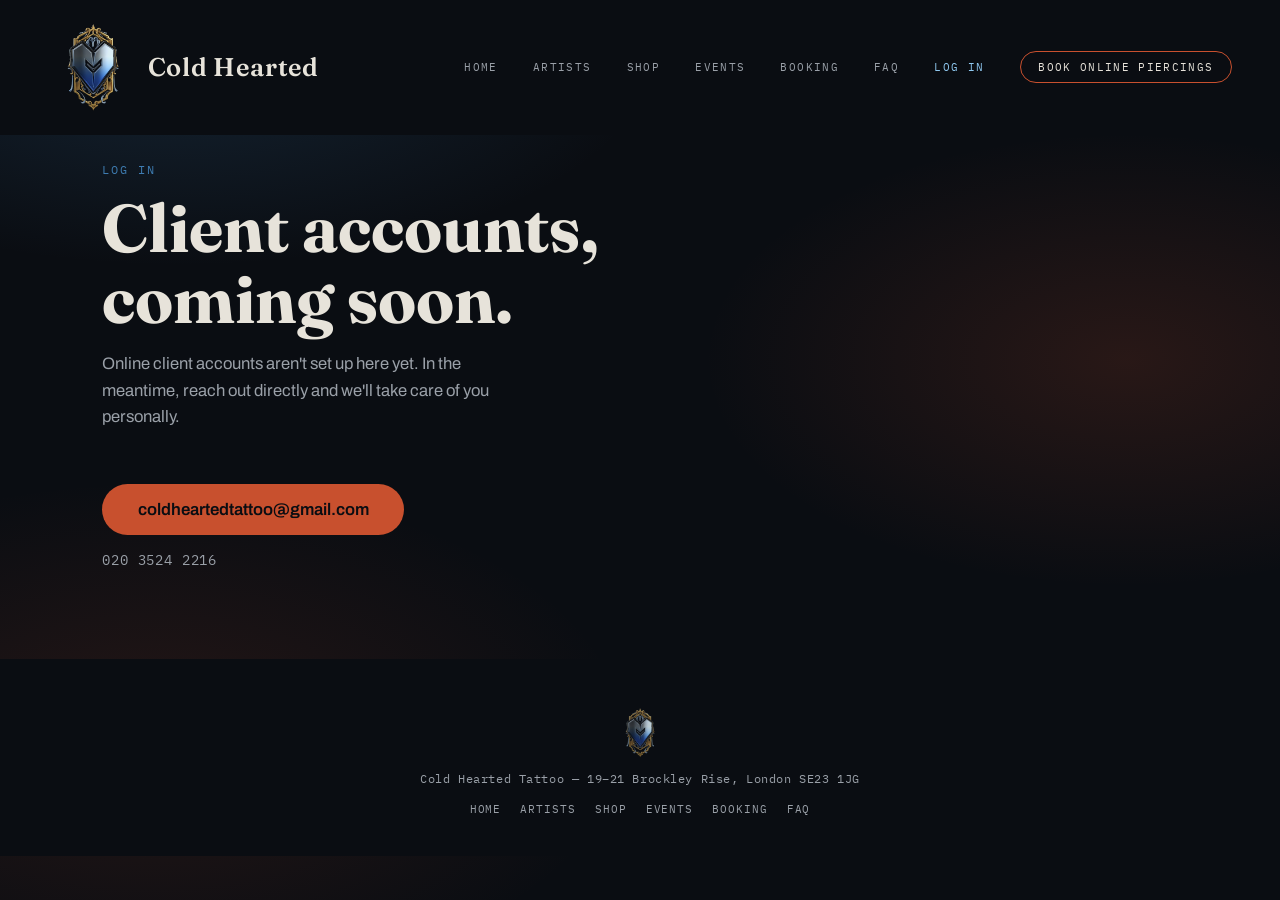
<file: login.html>
<!DOCTYPE html>
<html lang="en">
<head>
<meta charset="UTF-8">
<meta name="viewport" content="width=device-width, initial-scale=1">
<title>Log In — Cold Hearted Tattoo</title>
<meta name="description" content="Client log in for Cold Hearted Tattoo, Brockley Rise, South East London.">
<link rel="preconnect" href="https://fonts.googleapis.com">
<link rel="preconnect" href="https://fonts.gstatic.com" crossorigin>
<link href="https://fonts.googleapis.com/css2?family=Fraunces:ital,opsz,wght@0,9..144,300;0,9..144,500;0,9..144,600;0,9..144,700;1,9..144,500&family=Archivo:wght@400;500;600&family=IBM+Plex+Mono:wght@400;500&display=swap" rel="stylesheet">
<link rel="stylesheet" href="css/style.css">
</head>
<body class="static-page">

<header class="site-header scrolled">
  <nav>
    <a href="index.html" class="nav-mark">
      <img src="assets/logo-mark.png" alt="Cold Hearted Tattoo mark">
      <span>Cold Hearted</span>
    </a>
    <button class="nav-toggle" aria-label="Toggle menu" aria-expanded="false">
      <span></span><span></span><span></span>
    </button>
    <div class="nav-links">
      <a href="index.html">Home</a>
      <a href="artists.html">Artists</a>
      <a href="shop.html">Shop</a>
      <a href="events.html">Events</a>
      <a href="booking.html">Booking</a>
      <a href="faq.html">FAQ</a>
      <a href="login.html" class="nav-current">Log In</a>
      <a href="piercings.html" class="nav-cta">Book Online Piercings</a>
    </div>
  </nav>
  <div class="nav-scrim"></div>
</header>

<main>
  <section class="static-hero">
    <span class="section-label">Log In</span>
    <h1>Client accounts, coming soon.</h1>
    <p>Online client accounts aren't set up here yet. In the meantime, reach out directly and we'll take care of you personally.</p>
  </section>

  <section class="static-content">
    <div class="booking-contact">
      <a class="cta-button" href="mailto:coldheartedtattoo@gmail.com">coldheartedtattoo@gmail.com</a>
      <a class="cta-phone" href="tel:02035242216">020 3524 2216</a>
    </div>
  </section>
</main>

<footer class="site-footer">
  <img src="assets/logo-mark.png" alt="Cold Hearted Tattoo mark" class="footer-mark">
  <p>Cold Hearted Tattoo — 19–21 Brockley Rise, London SE23 1JG</p>
  <div class="footer-links">
    <a href="index.html">Home</a>
    <a href="artists.html">Artists</a>
    <a href="shop.html">Shop</a>
    <a href="events.html">Events</a>
    <a href="booking.html">Booking</a>
    <a href="faq.html">FAQ</a>
  </div>
</footer>

<script src="js/nav.js"></script>
</body>
</html>
</file>
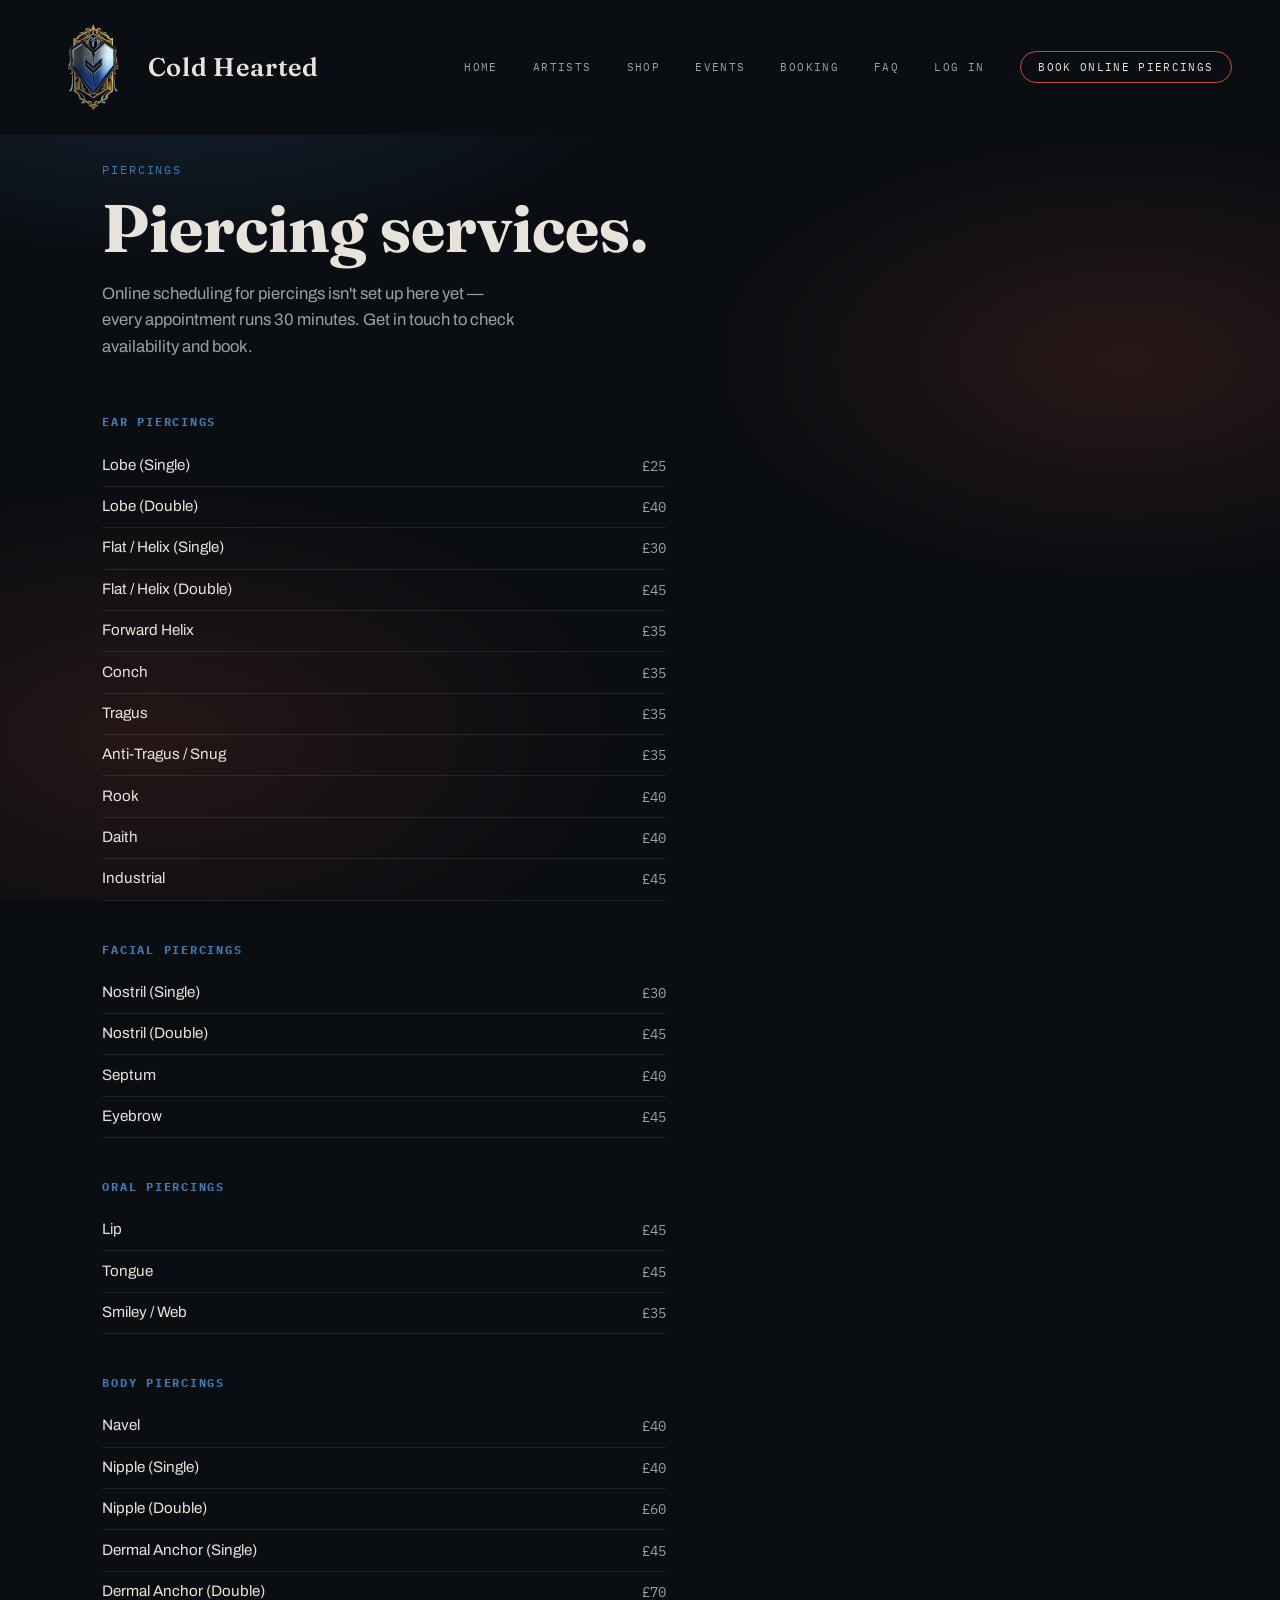
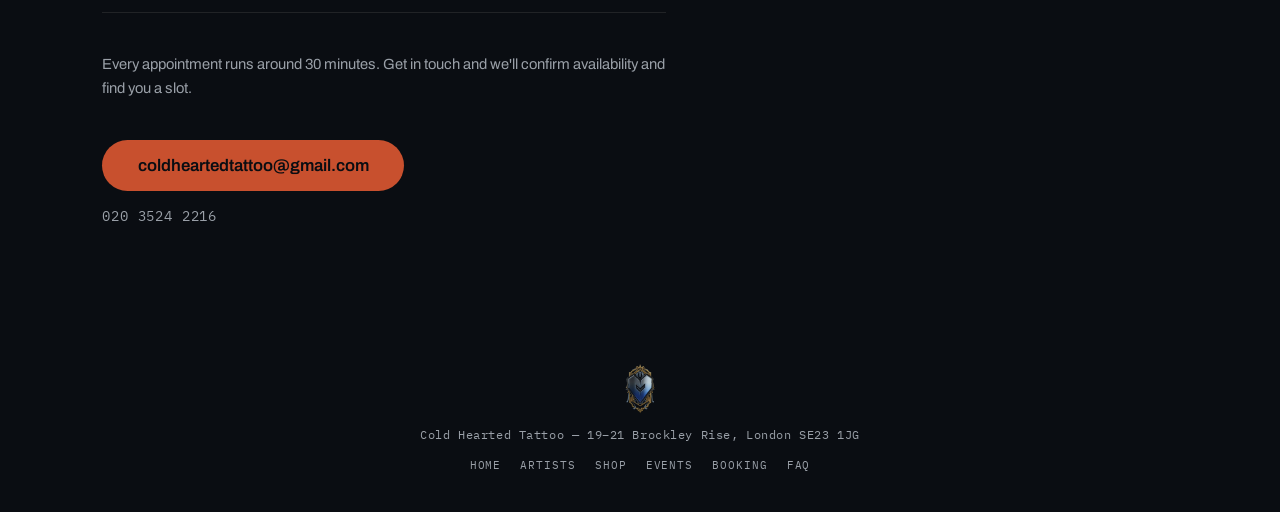
<file: piercings.html>
<!DOCTYPE html>
<html lang="en">
<head>
<meta charset="UTF-8">
<meta name="viewport" content="width=device-width, initial-scale=1">
<title>Book Online Piercings — Cold Hearted Tattoo</title>
<meta name="description" content="Piercing services and pricing at Cold Hearted Tattoo, Brockley Rise, South East London.">
<link rel="preconnect" href="https://fonts.googleapis.com">
<link rel="preconnect" href="https://fonts.gstatic.com" crossorigin>
<link href="https://fonts.googleapis.com/css2?family=Fraunces:ital,opsz,wght@0,9..144,300;0,9..144,500;0,9..144,600;0,9..144,700;1,9..144,500&family=Archivo:wght@400;500;600&family=IBM+Plex+Mono:wght@400;500&display=swap" rel="stylesheet">
<link rel="stylesheet" href="css/style.css">
</head>
<body class="static-page">

<header class="site-header scrolled">
  <nav>
    <a href="index.html" class="nav-mark">
      <img src="assets/logo-mark.png" alt="Cold Hearted Tattoo mark">
      <span>Cold Hearted</span>
    </a>
    <button class="nav-toggle" aria-label="Toggle menu" aria-expanded="false">
      <span></span><span></span><span></span>
    </button>
    <div class="nav-links">
      <a href="index.html">Home</a>
      <a href="artists.html">Artists</a>
      <a href="shop.html">Shop</a>
      <a href="events.html">Events</a>
      <a href="booking.html">Booking</a>
      <a href="faq.html">FAQ</a>
      <a href="login.html">Log In</a>
      <a href="piercings.html" class="nav-current nav-cta">Book Online Piercings</a>
    </div>
  </nav>
  <div class="nav-scrim"></div>
</header>

<main>
  <section class="static-hero">
    <span class="section-label">Piercings</span>
    <h1>Piercing services.</h1>
    <p>Online scheduling for piercings isn't set up here yet — every appointment runs 30 minutes. Get in touch to check availability and book.</p>
  </section>

  <section class="static-content">
    <div class="price-group">
      <h2>Ear Piercings</h2>
      <div class="price-row"><span>Lobe (Single)</span><span>£25</span></div>
      <div class="price-row"><span>Lobe (Double)</span><span>£40</span></div>
      <div class="price-row"><span>Flat / Helix (Single)</span><span>£30</span></div>
      <div class="price-row"><span>Flat / Helix (Double)</span><span>£45</span></div>
      <div class="price-row"><span>Forward Helix</span><span>£35</span></div>
      <div class="price-row"><span>Conch</span><span>£35</span></div>
      <div class="price-row"><span>Tragus</span><span>£35</span></div>
      <div class="price-row"><span>Anti-Tragus / Snug</span><span>£35</span></div>
      <div class="price-row"><span>Rook</span><span>£40</span></div>
      <div class="price-row"><span>Daith</span><span>£40</span></div>
      <div class="price-row"><span>Industrial</span><span>£45</span></div>
    </div>

    <div class="price-group">
      <h2>Facial Piercings</h2>
      <div class="price-row"><span>Nostril (Single)</span><span>£30</span></div>
      <div class="price-row"><span>Nostril (Double)</span><span>£45</span></div>
      <div class="price-row"><span>Septum</span><span>£40</span></div>
      <div class="price-row"><span>Eyebrow</span><span>£45</span></div>
    </div>

    <div class="price-group">
      <h2>Oral Piercings</h2>
      <div class="price-row"><span>Lip</span><span>£45</span></div>
      <div class="price-row"><span>Tongue</span><span>£45</span></div>
      <div class="price-row"><span>Smiley / Web</span><span>£35</span></div>
    </div>

    <div class="price-group">
      <h2>Body Piercings</h2>
      <div class="price-row"><span>Navel</span><span>£40</span></div>
      <div class="price-row"><span>Nipple (Single)</span><span>£40</span></div>
      <div class="price-row"><span>Nipple (Double)</span><span>£60</span></div>
      <div class="price-row"><span>Dermal Anchor (Single)</span><span>£45</span></div>
      <div class="price-row"><span>Dermal Anchor (Double)</span><span>£70</span></div>
    </div>

    <p class="price-note">Every appointment runs around 30 minutes. Get in touch and we'll confirm availability and find you a slot.</p>

    <div class="booking-contact">
      <a class="cta-button" href="mailto:coldheartedtattoo@gmail.com?subject=Piercing%20Enquiry">coldheartedtattoo@gmail.com</a>
      <a class="cta-phone" href="tel:02035242216">020 3524 2216</a>
    </div>
  </section>
</main>

<footer class="site-footer">
  <img src="assets/logo-mark.png" alt="Cold Hearted Tattoo mark" class="footer-mark">
  <p>Cold Hearted Tattoo — 19–21 Brockley Rise, London SE23 1JG</p>
  <div class="footer-links">
    <a href="index.html">Home</a>
    <a href="artists.html">Artists</a>
    <a href="shop.html">Shop</a>
    <a href="events.html">Events</a>
    <a href="booking.html">Booking</a>
    <a href="faq.html">FAQ</a>
  </div>
</footer>

<script src="js/nav.js"></script>
</body>
</html>
</file>
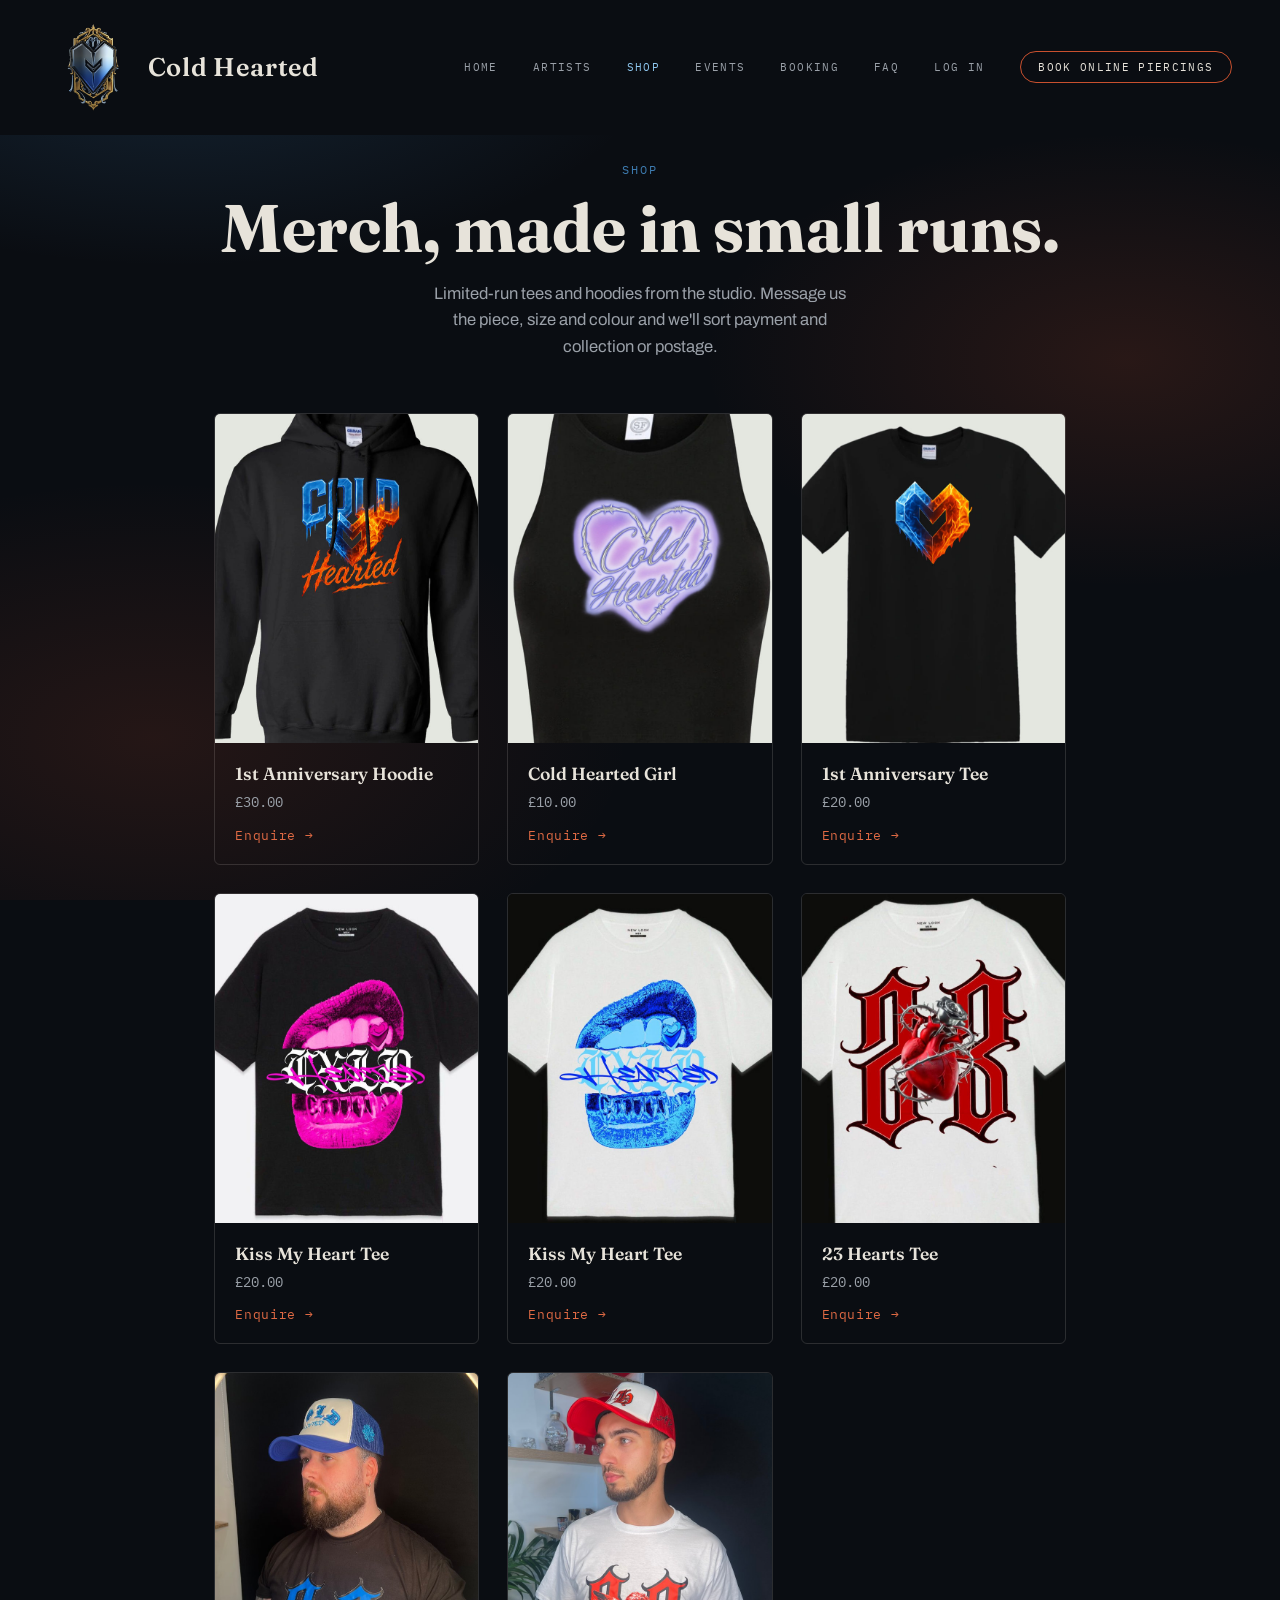
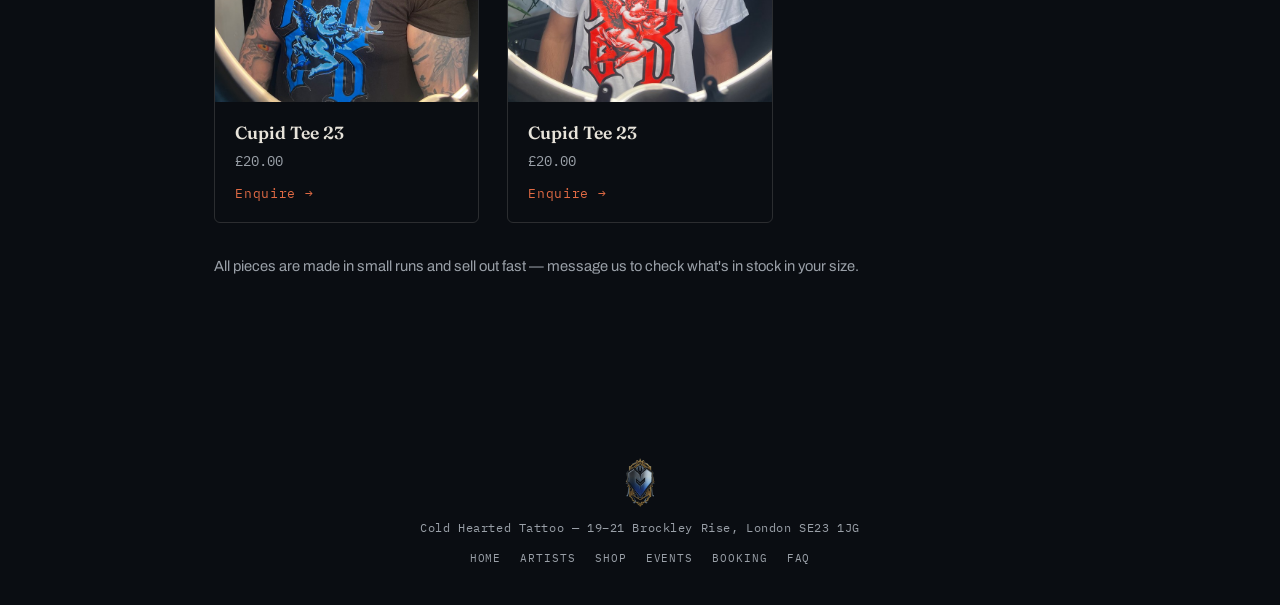
<file: shop.html>
<!DOCTYPE html>
<html lang="en">
<head>
<meta charset="UTF-8">
<meta name="viewport" content="width=device-width, initial-scale=1">
<title>Shop — Cold Hearted Tattoo</title>
<meta name="description" content="Cold Hearted Tattoo merch — limited-run tees and hoodies from the Brockley Rise studio.">
<link rel="preconnect" href="https://fonts.googleapis.com">
<link rel="preconnect" href="https://fonts.gstatic.com" crossorigin>
<link href="https://fonts.googleapis.com/css2?family=Fraunces:ital,opsz,wght@0,9..144,300;0,9..144,500;0,9..144,600;0,9..144,700;1,9..144,500&family=Archivo:wght@400;500;600&family=IBM+Plex+Mono:wght@400;500&display=swap" rel="stylesheet">
<link rel="stylesheet" href="css/style.css">
</head>
<body class="static-page shop-page">

<header class="site-header scrolled">
  <nav>
    <a href="index.html" class="nav-mark">
      <img src="assets/logo-mark.png" alt="Cold Hearted Tattoo mark">
      <span>Cold Hearted</span>
    </a>
    <button class="nav-toggle" aria-label="Toggle menu" aria-expanded="false">
      <span></span><span></span><span></span>
    </button>
    <div class="nav-links">
      <a href="index.html">Home</a>
      <a href="artists.html">Artists</a>
      <a href="shop.html" class="nav-current">Shop</a>
      <a href="events.html">Events</a>
      <a href="booking.html">Booking</a>
      <a href="faq.html">FAQ</a>
      <a href="login.html">Log In</a>
      <a href="piercings.html" class="nav-cta">Book Online Piercings</a>
    </div>
  </nav>
  <div class="nav-scrim"></div>
</header>

<main>
  <section class="static-hero">
    <span class="section-label">Shop</span>
    <h1>Merch, made in small runs.</h1>
    <p>Limited-run tees and hoodies from the studio. Message us the piece, size and colour and we'll sort payment and collection or postage.</p>
  </section>

  <section class="static-content">
    <div class="shop-grid">
      <div class="shop-card">
        <img src="assets/shop/hoodie-anniversary.jpg" alt="1st Anniversary Hoodie" loading="lazy">
        <div class="shop-card-body">
          <h3>1st Anniversary Hoodie</h3>
          <span class="shop-price">£30.00</span>
          <a class="shop-enquire" href="mailto:coldheartedtattoo@gmail.com?subject=Shop%20Enquiry%3A%201st%20Anniversary%20Hoodie">Enquire →</a>
        </div>
      </div>

      <div class="shop-card">
        <img src="assets/shop/tee-cold-hearted-girl.jpg" alt="Cold Hearted Girl Tee" loading="lazy">
        <div class="shop-card-body">
          <h3>Cold Hearted Girl</h3>
          <span class="shop-price">£10.00</span>
          <a class="shop-enquire" href="mailto:coldheartedtattoo@gmail.com?subject=Shop%20Enquiry%3A%20Cold%20Hearted%20Girl">Enquire →</a>
        </div>
      </div>

      <div class="shop-card">
        <img src="assets/shop/tee-anniversary.jpg" alt="1st Anniversary Tee" loading="lazy">
        <div class="shop-card-body">
          <h3>1st Anniversary Tee</h3>
          <span class="shop-price">£20.00</span>
          <a class="shop-enquire" href="mailto:coldheartedtattoo@gmail.com?subject=Shop%20Enquiry%3A%201st%20Anniversary%20Tee">Enquire →</a>
        </div>
      </div>

      <div class="shop-card">
        <img src="assets/shop/tee-kiss-my-heart-1.jpg" alt="Kiss My Heart Tee" loading="lazy">
        <div class="shop-card-body">
          <h3>Kiss My Heart Tee</h3>
          <span class="shop-price">£20.00</span>
          <a class="shop-enquire" href="mailto:coldheartedtattoo@gmail.com?subject=Shop%20Enquiry%3A%20Kiss%20My%20Heart%20Tee">Enquire →</a>
        </div>
      </div>

      <div class="shop-card">
        <img src="assets/shop/tee-kiss-my-heart-2.jpg" alt="Kiss My Heart Tee, alternate colourway" loading="lazy">
        <div class="shop-card-body">
          <h3>Kiss My Heart Tee</h3>
          <span class="shop-price">£20.00</span>
          <a class="shop-enquire" href="mailto:coldheartedtattoo@gmail.com?subject=Shop%20Enquiry%3A%20Kiss%20My%20Heart%20Tee%20(alt)">Enquire →</a>
        </div>
      </div>

      <div class="shop-card">
        <img src="assets/shop/tee-23-hearts.jpg" alt="23 Hearts Tee" loading="lazy">
        <div class="shop-card-body">
          <h3>23 Hearts Tee</h3>
          <span class="shop-price">£20.00</span>
          <a class="shop-enquire" href="mailto:coldheartedtattoo@gmail.com?subject=Shop%20Enquiry%3A%2023%20Hearts%20Tee">Enquire →</a>
        </div>
      </div>

      <div class="shop-card">
        <img src="assets/shop/tee-cupid-1.jpg" alt="Cupid Tee 23" loading="lazy">
        <div class="shop-card-body">
          <h3>Cupid Tee 23</h3>
          <span class="shop-price">£20.00</span>
          <a class="shop-enquire" href="mailto:coldheartedtattoo@gmail.com?subject=Shop%20Enquiry%3A%20Cupid%20Tee%2023">Enquire →</a>
        </div>
      </div>

      <div class="shop-card">
        <img src="assets/shop/tee-cupid-2.jpg" alt="Cupid Tee 23, alternate colourway" loading="lazy">
        <div class="shop-card-body">
          <h3>Cupid Tee 23</h3>
          <span class="shop-price">£20.00</span>
          <a class="shop-enquire" href="mailto:coldheartedtattoo@gmail.com?subject=Shop%20Enquiry%3A%20Cupid%20Tee%2023%20(alt)">Enquire →</a>
        </div>
      </div>
    </div>

    <p class="price-note">All pieces are made in small runs and sell out fast — message us to check what's in stock in your size.</p>
  </section>
</main>

<footer class="site-footer">
  <img src="assets/logo-mark.png" alt="Cold Hearted Tattoo mark" class="footer-mark">
  <p>Cold Hearted Tattoo — 19–21 Brockley Rise, London SE23 1JG</p>
  <div class="footer-links">
    <a href="index.html">Home</a>
    <a href="artists.html">Artists</a>
    <a href="shop.html">Shop</a>
    <a href="events.html">Events</a>
    <a href="booking.html">Booking</a>
    <a href="faq.html">FAQ</a>
  </div>
</footer>

<script src="js/nav.js"></script>
</body>
</html>
</file>
<file: css/style.css>
:root {
  --ink: #0A0D12;
  --ink-raised: #12161D;
  --steel: #3E7CB1;
  --frost: #8FC8F0;
  --ember: #C8502E;
  --ember-bright: #E06A44;
  --brass: #B99A4B;
  --bone: #E7E3DA;
  --bone-dim: #9AA0A8;

  --font-display: 'Fraunces', ui-serif, serif;
  --font-body: 'Archivo', -apple-system, sans-serif;
  --font-mono: 'IBM Plex Mono', ui-monospace, monospace;
}

* { box-sizing: border-box; }
html {
  scroll-behavior: auto;
  /* Off-screen scroll-sections still carry their GSAP entrance transform
     (e.g. slide-left/-right's +-80px) the instant the page loads, even
     while visibility:hidden -- that's enough to inflate the document's
     scrollable width past the viewport on narrower phones. overflow-x on
     body alone doesn't stop that growth on mobile Safari; it has to be on
     html too, or the fixed badge layer shows through the gap on one side. */
  overflow-x: hidden;
}
body {
  margin: 0;
  background:
    radial-gradient(ellipse 60% 38% at 14% 6%, rgba(62, 124, 177, 0.20), transparent 62%),
    radial-gradient(ellipse 55% 42% at 88% 40%, rgba(200, 80, 46, 0.16), transparent 60%),
    radial-gradient(ellipse 60% 46% at 12% 82%, rgba(200, 80, 46, 0.14), transparent 62%),
    var(--ink);
  background-attachment: fixed;
  color: var(--bone);
  font-family: var(--font-body);
  overflow-x: hidden;
}
img { max-width: 100%; display: block; }
a { color: inherit; text-decoration: none; }

a:focus-visible,
button:focus-visible {
  outline: 2px solid var(--frost);
  outline-offset: 3px;
}

/* ---------- Loader ---------- */
#loader {
  position: fixed; inset: 0; z-index: 9999;
  background: var(--ink);
  display: flex; flex-direction: column; align-items: center; justify-content: center;
  gap: 1.5rem;
  transition: opacity 0.6s ease, visibility 0.6s ease;
}
#loader.hidden { opacity: 0; visibility: hidden; pointer-events: none; }
.loader-brand {
  font-family: var(--font-display);
  font-weight: 600;
  font-size: clamp(1.5rem, 4vw, 2.5rem);
  letter-spacing: 0.04em;
  color: var(--bone);
}
#loader-bar {
  width: min(280px, 60vw);
  height: 1px;
  background: rgba(231, 227, 218, 0.15);
  position: relative;
}
#loader-bar-fill {
  position: absolute; left: 0; top: 0; bottom: 0;
  width: 0%;
  background: var(--steel);
  transition: width 0.15s linear;
}
#loader-percent {
  font-family: var(--font-mono);
  font-size: 0.75rem;
  letter-spacing: 0.1em;
  color: var(--bone-dim);
}

/* ---------- Header ---------- */
.site-header {
  position: fixed; top: 0; left: 0; right: 0; z-index: 500;
  padding: 1.4rem clamp(1.25rem, 4vw, 3rem);
  background: linear-gradient(to bottom, rgba(10,13,18,0.85), transparent);
}
/* Past the hero, section text can drift up near the header as it scrolls out
   (see setupSectionAnimation in app.js) -- the fade-to-transparent gradient
   doesn't fully occlude it. Once scrolled, switch to a solid fill so the nav
   always stays legible; the transparent-over-hero look is only needed at the
   very top anyway. */
.site-header.scrolled { background: var(--ink); }
.site-header nav {
  display: flex; align-items: center; justify-content: space-between;
}
.nav-mark { display: flex; align-items: center; gap: 0.6rem; }
.nav-mark img { width: 90px; height: 90px; object-fit: contain; }
.nav-mark span {
  font-family: var(--font-display); font-weight: 600;
  font-size: 1.6rem; letter-spacing: 0.03em;
}
.nav-links { display: flex; align-items: center; gap: clamp(1.2rem, 3vw, 2.2rem); }
.nav-links a {
  font-family: var(--font-mono); font-size: 0.7rem;
  letter-spacing: 0.12em; text-transform: uppercase;
  color: var(--bone-dim);
  transition: color 0.25s ease;
}
.nav-links a:hover { color: var(--frost); }
.nav-links a.nav-current { color: var(--frost); }
.nav-external::after { content: " \2197"; font-size: 0.85em; }
.nav-cta {
  border: 1px solid var(--ember); border-radius: 999px;
  padding: 0.5rem 1.1rem; color: var(--bone) !important;
}
.nav-cta:hover { background: var(--ember); color: var(--ink) !important; }

/* Mobile menu toggle -- hidden on desktop, shown + wired to a slide-in
   .nav-links panel at the 768px breakpoint (see js/nav.js). */
.nav-toggle {
  display: none; flex-direction: column; justify-content: center; gap: 5px;
  width: 34px; height: 34px; padding: 0; margin: 0;
  background: none; border: none; cursor: pointer; flex-shrink: 0;
  position: relative; z-index: 601;
}
.nav-toggle span {
  display: block; width: 100%; height: 2px; background: var(--bone);
  transition: transform 0.25s ease, opacity 0.25s ease;
}
.nav-toggle.is-open span:nth-child(1) { transform: translateY(7px) rotate(45deg); }
.nav-toggle.is-open span:nth-child(2) { opacity: 0; }
.nav-toggle.is-open span:nth-child(3) { transform: translateY(-7px) rotate(-45deg); }
.nav-scrim {
  position: fixed; inset: 0; z-index: 599;
  background: rgba(10, 13, 18, 0.7);
  opacity: 0; visibility: hidden;
  transition: opacity 0.3s ease, visibility 0.3s ease;
}
.nav-scrim.nav-open { opacity: 1; visibility: visible; }

/* ---------- Hero ---------- */
.hero-standalone {
  position: relative; z-index: 10;
  height: 100vh; width: 100%;
  background: var(--ink);
  display: flex; flex-direction: column; align-items: center; justify-content: center;
  text-align: center; padding: 0 1.5rem;
}
.hero-standalone .section-label {
  font-family: var(--font-mono); font-size: 0.75rem; letter-spacing: 0.18em;
  text-transform: uppercase; color: var(--steel); margin-bottom: 1.4rem;
}
.hero-heading {
  font-family: var(--font-display); font-weight: 700; font-style: normal;
  font-size: clamp(3.2rem, 12vw, 9rem);
  line-height: 0.92; letter-spacing: -0.01em;
  margin: 0; color: var(--bone);
}
.hero-heading span { display: inline-block; }
.hero-heading span:last-child { color: var(--frost); }
.hero-sub {
  font-family: var(--font-mono); font-size: clamp(0.75rem, 1.4vw, 0.95rem);
  letter-spacing: 0.4em; color: var(--bone-dim);
  margin: 0.8rem 0 0;
}
.hero-tagline {
  font-family: var(--font-body); font-style: italic;
  font-size: clamp(1rem, 1.6vw, 1.2rem); color: var(--bone-dim);
  max-width: 32ch; margin: 1.6rem 0 0;
}
.scroll-indicator {
  position: absolute; bottom: clamp(1.5rem, 4vh, 3rem); left: 50%; transform: translateX(-50%);
  display: flex; flex-direction: column; align-items: center; gap: 0.5rem;
  color: var(--bone-dim);
}
.scroll-indicator span { font-family: var(--font-mono); font-size: 0.65rem; letter-spacing: 0.2em; text-transform: uppercase; }
.scroll-indicator svg { animation: bob 2s ease-in-out infinite; }
@keyframes bob { 0%,100% { transform: translateY(0); } 50% { transform: translateY(6px); } }

/* ---------- Badge ---------- */
.canvas-wrap {
  position: fixed; inset: 0; z-index: 1;
  display: flex; align-items: center; justify-content: center;
  background: var(--ink);
  -webkit-perspective: 1800px;
  perspective: 1800px;
}
.badge-stage {
  position: relative;
  -webkit-transform-style: preserve-3d;
  transform-style: preserve-3d;
  will-change: transform;
}
.badge-face {
  position: absolute; inset: 0;
  width: 100%; height: 100%;
  display: block;
  -webkit-backface-visibility: hidden;
  backface-visibility: hidden;
}
.badge-front { transform: rotateY(0deg); }
/* Local +180 cancels the stage's own +180 at the halfway point, so the back
   face reads right-side-up instead of mirrored -- not a horizontally
   flipped image, the two rotations just add up to a net 0deg. */
.badge-back { transform: rotateY(180deg); }

/* ---------- Dark overlay ---------- */
#dark-overlay {
  position: fixed; inset: 0; z-index: 2;
  background: var(--ink);
  opacity: 0; pointer-events: none;
}

/* ---------- Marquee ---------- */
.marquee-wrap {
  position: fixed; top: 80%; left: 0; width: 100%; z-index: 4;
  transform: translateY(-50%);
  overflow: hidden; white-space: nowrap; pointer-events: none;
  opacity: 0;
}
.marquee-text {
  display: inline-block;
  font-family: var(--font-display); font-weight: 600; font-style: italic;
  font-size: 5.5vw; letter-spacing: -0.01em; text-transform: uppercase;
  color: transparent;
  -webkit-text-stroke: 1.5px rgba(231, 227, 218, 0.5);
}

/* ---------- Scroll container & sections ---------- */
#scroll-container { position: relative; height: 656vh; z-index: 3; }
.scroll-section {
  position: absolute; top: 0; left: 0; width: 100%;
}
/* The badge is a wide horizontal lockup (~1.8:1), not a tall/narrow product --
   at any scale that keeps it legible it spans most of the viewport width, so
   side-by-side left/right text zones would collide with it. Content instead
   sits in a band above or below the badge's vertical center. */
.align-top, .align-bottom {
  padding-left: clamp(1.5rem, 8vw, 9rem);
  padding-right: clamp(1.5rem, 8vw, 9rem);
}
.align-top .section-inner, .align-bottom .section-inner { max-width: 21rem; }
.align-top { align-items: flex-start; padding-top: clamp(3rem, 9vh, 6rem); }
.align-bottom { align-items: flex-end; padding-bottom: clamp(5rem, 16vh, 10rem); }
/* Mirrors the left-hand text column but on the right, for supporting imagery
   paired alongside a text section at the same enter/leave window. */
.side-right { justify-content: flex-end; }
.section-media-img {
  width: 20rem; max-width: 70vw;
  border-radius: 6px;
  border: 1px solid rgba(231, 227, 218, 0.15);
  box-shadow: 0 20px 60px rgba(0, 0, 0, 0.45);
}
/* The portfolio image already shows desktop-side via the paired .section-media
   block (same enter/leave window as Who We Are) -- this second copy, inline
   inside Who We Are's own text, is mobile-only so the image isn't lost when
   .section-media hides on mobile (see the mobile media query below). */
.who-we-are-mobile-img { display: none; }

.section-content { display: flex; min-height: 88vh; }
.section-label {
  display: block; font-family: var(--font-mono); font-size: 0.72rem;
  letter-spacing: 0.16em; text-transform: uppercase;
  margin-bottom: 1rem; color: var(--accent, var(--steel));
}
.section-heading {
  font-family: var(--font-display); font-weight: 600;
  font-size: clamp(1.9rem, 3.6vw, 3.4rem); line-height: 1.08;
  margin: 0 0 1.1rem; color: var(--bone);
}
.section-body {
  font-family: var(--font-body); font-size: clamp(0.95rem, 1.15vw, 1.08rem);
  line-height: 1.6; color: var(--bone-dim); margin: 0;
}
.section-note {
  font-family: var(--font-mono); font-size: 0.8rem; letter-spacing: 0.06em;
  color: var(--accent, var(--steel)); margin-top: 1.2rem;
}

.scroll-section:nth-of-type(1) { --accent: var(--steel); }
.scroll-section:nth-of-type(2) { --accent: #8A6E7C; }
.scroll-section:nth-of-type(3) { --accent: var(--ember); }
.scroll-section:nth-of-type(5) { --accent: var(--steel); }

/* CTA */
.section-cta {
  min-height: 80vh; display: flex; align-items: center; justify-content: center;
  text-align: center;
}
.section-cta .section-inner { max-width: 42rem; display: flex; flex-direction: column; align-items: center; }
.cta-seal {
  width: clamp(96px, 12vw, 160px); margin-bottom: 1.6rem;
  filter: drop-shadow(0 0 28px rgba(200, 80, 46, 0.35));
}
.section-cta .section-label { color: var(--ember-bright); text-align: center; }
.cta-heading {
  font-family: var(--font-display); font-weight: 700;
  font-size: clamp(2.4rem, 6vw, 5rem); line-height: 1; color: var(--bone);
  margin: 0 0 2rem;
}
.cta-links { display: flex; flex-direction: column; align-items: center; gap: 1rem; }
.cta-button {
  font-family: var(--font-body); font-weight: 600; font-size: 1.05rem;
  background: var(--ember); color: var(--ink);
  padding: 1rem 2.2rem; border-radius: 999px;
  transition: background 0.25s ease, transform 0.25s ease;
}
.cta-button:hover { background: var(--ember-bright); transform: translateY(-2px); }
.cta-phone {
  font-family: var(--font-mono); font-size: 0.85rem; letter-spacing: 0.06em;
  color: var(--bone-dim);
}
.cta-phone:hover { color: var(--frost); }

/* ---------- Footer ---------- */
.site-footer {
  position: relative; z-index: 3;
  background: var(--ink);
  padding: 3rem 1.5rem 2.5rem;
  display: flex; flex-direction: column; align-items: center; gap: 0.8rem;
  text-align: center;
}
.footer-mark { width: 51px; height: 51px; object-fit: contain; opacity: 0.85; }
.site-footer p {
  font-family: var(--font-mono); font-size: 0.72rem; letter-spacing: 0.05em;
  color: var(--bone-dim); margin: 0;
}
.footer-links { display: flex; gap: 1.2rem; margin-top: 0.2rem; }
.footer-links a {
  font-family: var(--font-mono); font-size: 0.7rem; letter-spacing: 0.08em;
  text-transform: uppercase; color: var(--bone-dim);
}
.footer-links a:hover { color: var(--frost); }

/* ---------- Studio Updates ---------- */
.studio-updates {
  position: relative; z-index: 3; background: var(--ink-raised);
  padding: clamp(3rem, 7vh, 5rem) clamp(1.5rem, 8vw, 9rem);
  max-width: 54rem; margin: 0 auto;
}
.studio-updates .section-label { color: var(--ember-bright); }
.studio-updates p {
  font-family: var(--font-body); font-size: 0.98rem; line-height: 1.7;
  color: var(--bone-dim); margin: 0 0 1rem;
}
.studio-updates p:last-child { margin-bottom: 0; }

/* ---------- Gallery ---------- */
.gallery-section {
  position: relative; z-index: 3; background: var(--ink);
  padding: clamp(4rem, 8vh, 6rem) 0 clamp(2rem, 5vh, 3rem);
}
.gallery-label { display: block; text-align: center; }
.gallery-carousel {
  position: relative; display: flex; align-items: center; gap: 1rem;
  max-width: 76rem; margin: 1.5rem auto 0; padding: 0 clamp(1rem, 4vw, 2rem);
}
.gallery-track {
  display: flex; gap: 1rem; flex: 1;
  overflow-x: auto; overflow-y: hidden; scroll-behavior: smooth;
  scroll-snap-type: x mandatory;
  scrollbar-width: none; -ms-overflow-style: none;
}
.gallery-track::-webkit-scrollbar { display: none; }
.gallery-track img {
  width: calc((100% - 2rem) / 3); flex: 0 0 calc((100% - 2rem) / 3);
  aspect-ratio: 3 / 4; object-fit: cover; border-radius: 2px;
  scroll-snap-align: start;
}
.gallery-arrow {
  flex-shrink: 0; width: 2.6rem; height: 2.6rem; border-radius: 999px;
  border: 1px solid rgba(231, 227, 218, 0.25); background: transparent;
  color: var(--bone); font-size: 1.4rem; line-height: 1; cursor: pointer;
  display: flex; align-items: center; justify-content: center;
  transition: border-color 0.25s ease, color 0.25s ease;
}
.gallery-arrow:hover { border-color: var(--frost); color: var(--frost); }

/* ---------- Static pages (Booking, FAQ, Log In, Piercings) ---------- */
.static-page .site-header { background: var(--ink); }
.static-hero {
  /* Generous, viewport-independent minimum so the label/heading always clear
     the fixed header, regardless of exact window size. */
  padding: clamp(10rem, 18vh, 13rem) clamp(1.5rem, 8vw, 9rem) clamp(3rem, 6vh, 4rem);
  max-width: 48rem;
}
.static-hero .section-label { color: var(--steel); }
.static-hero h1 {
  font-family: var(--font-display); font-weight: 700;
  font-size: clamp(2.4rem, 6vw, 4.2rem); line-height: 1.05; color: var(--bone);
  margin: 0 0 1rem;
}
.static-hero p {
  font-family: var(--font-body); font-size: clamp(1rem, 1.3vw, 1.15rem);
  color: var(--bone-dim); line-height: 1.6; max-width: 42ch; margin: 0;
}
.static-content { padding: 0 clamp(1.5rem, 8vw, 9rem) clamp(5rem, 10vh, 7rem); max-width: 48rem; }

/* Booking */
.booking-hours { display: flex; flex-direction: column; gap: 0; margin: 0 0 3rem; }
.booking-hours-row {
  display: flex; justify-content: space-between; align-items: baseline; gap: 1.5rem;
  font-family: var(--font-mono); font-size: 0.85rem; letter-spacing: 0.04em;
  color: var(--bone-dim); padding: 0.7rem 0;
  border-bottom: 1px solid rgba(231, 227, 218, 0.1);
}
.booking-hours-row span:first-child { color: var(--bone); flex: 0 0 auto; min-width: 9.5rem; }
.booking-hours-row span:last-child { text-align: right; line-height: 1.6; }
.booking-steps { display: grid; grid-template-columns: repeat(2, 1fr); gap: 1.5rem; margin: 0 0 3rem; }
.booking-step { padding: 1.5rem; border: 1px solid rgba(231, 227, 218, 0.12); border-radius: 4px; }
.booking-step-num { font-family: var(--font-mono); font-size: 0.75rem; color: var(--ember-bright); letter-spacing: 0.1em; }
.booking-step h3 { font-family: var(--font-display); font-weight: 600; font-size: 1.15rem; color: var(--bone); margin: 0.5rem 0 0.4rem; }
.booking-step p { font-size: 0.92rem; color: var(--bone-dim); margin: 0; line-height: 1.5; }
.booking-contact { display: flex; flex-direction: column; align-items: flex-start; gap: 1rem; margin-top: auto; }

/* FAQ */
.faq-group { margin: 0 0 3rem; }
.faq-group h2 {
  font-family: var(--font-mono); font-size: 0.78rem; letter-spacing: 0.14em;
  text-transform: uppercase; color: var(--steel); margin: 0 0 1.2rem;
}
.faq-item { border-bottom: 1px solid rgba(231, 227, 218, 0.12); padding: 1.1rem 0; }
.faq-item summary {
  font-family: var(--font-display); font-weight: 600; font-size: 1.05rem;
  color: var(--bone); cursor: pointer; list-style: none;
  display: flex; justify-content: space-between; align-items: center; gap: 1rem;
}
.faq-item summary::-webkit-details-marker { display: none; }
.faq-item summary::after {
  content: "+"; font-family: var(--font-mono); font-size: 1.2rem;
  color: var(--bone-dim); flex-shrink: 0; transition: transform 0.25s ease;
}
.faq-item[open] summary::after { transform: rotate(45deg); }
.faq-item p { font-family: var(--font-body); font-size: 0.95rem; color: var(--bone-dim); line-height: 1.6; margin: 0.8rem 0 0; }

/* FAQ page uses the full width rather than a left-pinned column -- wider,
   centered content block; hero copy centered, answers stay left-aligned
   since centered paragraph text is harder to read. */
.faq-page .static-hero, .faq-page .static-content { max-width: 66rem; margin-left: auto; margin-right: auto; }
.faq-page .static-hero { text-align: center; }
.faq-page .static-hero p { margin-left: auto; margin-right: auto; }
@media (min-width: 900px) {
  .faq-items { display: grid; grid-template-columns: 1fr 1fr; column-gap: 3rem; }
  .faq-item--full { grid-column: 1 / -1; }
}

/* Booking page: wider, two-column so the Contact form sits beside the
   hours/steps text rather than stacked beneath everything. */
.booking-page .static-hero, .booking-page .static-content { max-width: 64rem; margin-left: auto; margin-right: auto; }
.booking-layout { display: grid; grid-template-columns: 1.1fr 1fr; gap: 3.5rem; align-items: stretch; }
.booking-main { display: flex; flex-direction: column; }

/* Contact form (Booking page) */
.contact-form-section {
  margin-top: 3rem;
  padding: 1.75rem;
  border: 1px solid rgba(231, 227, 218, 0.15);
  border-radius: 6px;
}
.booking-aside .contact-form-section { margin-top: 0; }
.contact-form-section h2 {
  font-family: var(--font-display); font-weight: 600; font-size: 1.6rem;
  color: var(--bone); margin: 0 0 1.5rem;
}
.contact-form { display: flex; flex-direction: column; gap: 1.4rem; max-width: 34rem; }
.contact-form-row { display: flex; gap: 1.4rem; }
.contact-form-row .field { flex: 1; }
.field { display: flex; flex-direction: column; gap: 0.5rem; }
.field label {
  font-family: var(--font-mono); font-size: 0.72rem; letter-spacing: 0.08em;
  text-transform: uppercase; color: var(--bone-dim);
}
.field input, .field textarea {
  font-family: var(--font-body); font-size: 0.95rem; color: var(--bone);
  background: transparent; border: none; border-bottom: 1px solid rgba(231, 227, 218, 0.25);
  padding: 0.5rem 0.1rem; resize: vertical;
}
.field input:focus, .field textarea:focus {
  outline: none; border-bottom-color: var(--frost);
}
.contact-form button.cta-button { align-self: flex-start; border: none; cursor: pointer; margin-top: 0.5rem; }

/* Map (Booking page) -- nested in the aside, below the Contact form. */
.map-section {
  margin-top: 1.75rem;
  padding: 1.75rem;
  border: 1px solid rgba(231, 227, 218, 0.15);
  border-radius: 6px;
}
.map-section-head {
  display: flex; flex-wrap: wrap; align-items: baseline; justify-content: space-between;
  gap: 1rem; margin: 0 0 1.25rem;
}
.map-section-head h2 {
  font-family: var(--font-display); font-weight: 600; font-size: 1.6rem;
  color: var(--bone); margin: 0;
}
.map-embed {
  position: relative; width: 100%; aspect-ratio: 1 / 1;
  border-radius: 4px; overflow: hidden;
  border: 1px solid rgba(231, 227, 218, 0.12);
}
.map-embed iframe { position: absolute; inset: 0; width: 100%; height: 100%; border: 0; }
.map-directions {
  display: inline-flex; align-items: center; gap: 0.4rem;
  font-family: var(--font-mono); font-size: 0.8rem; letter-spacing: 0.05em;
  color: var(--bone-dim);
}
.map-directions:hover { color: var(--frost); }

/* Artists page -- same wide, centered treatment as FAQ. */
.artists-page .static-hero, .artists-page .static-content { max-width: 66rem; margin-left: auto; margin-right: auto; }
.artists-page .static-hero { text-align: center; }
.artists-page .static-hero p { margin-left: auto; margin-right: auto; }

.instagram-follow {
  display: inline-flex; align-items: center; gap: 0.5rem;
  margin-top: 1.75rem;
  font-family: var(--font-mono); font-size: 0.72rem; letter-spacing: 0.08em; text-transform: uppercase;
  color: var(--bone); border: 1px solid var(--steel); border-radius: 999px;
  padding: 0.7rem 1.5rem;
  transition: background 0.25s ease, color 0.25s ease;
}
.instagram-follow:hover { background: var(--steel); color: var(--ink); }
.instagram-follow svg { width: 14px; height: 14px; flex-shrink: 0; }

.artist-list { display: flex; flex-direction: column; gap: 1.5rem; }
.artist-card {
  padding: 1.75rem;
  border: 1px solid rgba(231, 227, 218, 0.15);
  border-radius: 6px;
}
.artist-card-head {
  display: flex; flex-wrap: wrap; align-items: baseline; justify-content: space-between; gap: 1rem;
}
.artist-role {
  display: block;
  font-family: var(--font-mono); font-size: 0.72rem; letter-spacing: 0.12em; text-transform: uppercase;
  color: var(--steel); margin: 0 0 0.4rem;
}
.artist-card-head h2 {
  font-family: var(--font-display); font-weight: 600; font-size: 2rem;
  color: var(--bone); margin: 0;
}
.artist-instagram {
  display: inline-flex; align-items: center; gap: 0.4rem;
  font-family: var(--font-mono); font-size: 0.85rem; letter-spacing: 0.04em;
  color: var(--bone-dim);
}
.artist-instagram svg { width: 14px; height: 14px; flex-shrink: 0; }
.artist-instagram:hover { color: var(--frost); }
.artist-highlights {
  display: grid; grid-template-columns: repeat(auto-fill, minmax(220px, 1fr)); gap: 1rem;
  margin-top: 1.5rem;
  /* Reserve real space before Instagram's JS processes the blockquotes --
     unprocessed, they collapse to ~0 height, which would cluster every
     card near the top of the page and defeat scroll-based lazy loading. */
  min-height: 500px;
}
.artist-highlights .instagram-media { margin: 0 !important; width: 100% !important; min-width: 0 !important; }
.artist-highlights blockquote.instagram-media {
  display: flex; align-items: center; justify-content: center;
  height: 500px;
  border: 1px solid rgba(231, 227, 218, 0.12);
  border-radius: 4px;
  background: var(--ink-raised);
}
.artist-highlights blockquote.instagram-media a {
  font-family: var(--font-mono); font-size: 0.8rem; letter-spacing: 0.05em;
  color: var(--bone-dim); text-align: center; padding: 1rem;
}
.artist-highlights blockquote.instagram-media a:hover { color: var(--frost); }
@media (max-width: 600px) {
  .artist-card-head { flex-direction: column; align-items: flex-start; gap: 0.6rem; }
}

/* Price list (Piercings page) */
.price-group { margin: 0 0 2.5rem; }
.price-group h2 {
  font-family: var(--font-mono); font-size: 0.78rem; letter-spacing: 0.14em;
  text-transform: uppercase; color: var(--steel); margin: 0 0 1rem;
}
.price-row {
  display: flex; justify-content: space-between; gap: 1.5rem;
  padding: 0.7rem 0; border-bottom: 1px solid rgba(231, 227, 218, 0.1);
  font-family: var(--font-body); font-size: 0.95rem; color: var(--bone);
}
.price-row span:last-child { color: var(--bone-dim); font-family: var(--font-mono); font-size: 0.85rem; white-space: nowrap; }
.price-note {
  font-family: var(--font-body); font-size: 0.92rem; color: var(--bone-dim);
  line-height: 1.6; margin: 0 0 2.5rem;
}

/* Shop page -- same wide, centered treatment as FAQ/Artists. */
.shop-page .static-hero, .shop-page .static-content { max-width: 66rem; margin-left: auto; margin-right: auto; }
.shop-page .static-hero { text-align: center; }
.shop-page .static-hero p { margin-left: auto; margin-right: auto; }
.shop-grid {
  display: grid; grid-template-columns: repeat(auto-fill, minmax(240px, 1fr)); gap: 1.75rem;
  margin: 0 0 2rem;
}
.shop-card {
  border: 1px solid rgba(231, 227, 218, 0.15);
  border-radius: 6px;
  overflow: hidden;
}
.shop-card img {
  width: 100%; aspect-ratio: 4 / 5; object-fit: cover;
  background: var(--ink-raised);
}
.shop-card-body { padding: 1.25rem; }
.shop-card-body h3 {
  font-family: var(--font-display); font-weight: 600; font-size: 1.1rem;
  color: var(--bone); margin: 0 0 0.5rem;
}
.shop-price {
  display: block; font-family: var(--font-mono); font-size: 0.9rem;
  color: var(--bone-dim); margin-bottom: 0.9rem;
}
.shop-enquire {
  display: inline-flex; align-items: center; gap: 0.4rem;
  font-family: var(--font-mono); font-size: 0.8rem; letter-spacing: 0.05em;
  color: var(--ember-bright);
}
.shop-enquire:hover { color: var(--frost); }

/* Events page -- same wide, centered treatment as Shop/FAQ/Artists. */
.events-page .static-hero, .events-page .static-content { max-width: 66rem; margin-left: auto; margin-right: auto; }
.events-page .static-hero { text-align: center; }
.events-page .static-hero p { margin-left: auto; margin-right: auto; }
.timeline { display: flex; flex-direction: column; gap: 1.5rem; margin: 0 0 2.5rem; }
.timeline-item {
  display: flex; gap: 1.75rem;
  padding: 1.5rem 1.75rem;
  border: 1px solid rgba(231, 227, 218, 0.15);
  border-radius: 6px;
}
.timeline-date {
  flex: 0 0 auto; min-width: 6rem;
  font-family: var(--font-mono); font-size: 0.8rem; letter-spacing: 0.08em;
  text-transform: uppercase; color: var(--ember-bright);
  padding-top: 0.2rem;
}
.timeline-item h3 {
  font-family: var(--font-display); font-weight: 600; font-size: 1.25rem;
  color: var(--bone); margin: 0 0 0.5rem;
}
.timeline-item p {
  font-family: var(--font-body); font-size: 0.95rem; color: var(--bone-dim);
  line-height: 1.6; margin: 0;
}
@media (max-width: 600px) {
  .timeline-item { flex-direction: column; gap: 0.5rem; }
  .timeline-date { min-width: 0; }
}

/* ---------- Reduced motion ---------- */
@media (prefers-reduced-motion: reduce) {
  .scroll-indicator svg { animation: none; }
  #loader { transition: none; }
  * { scroll-behavior: auto !important; }
}

/* ---------- Mobile ---------- */
@media (max-width: 768px) {
  #scroll-container { height: 451vh; }
  .align-top, .align-bottom { padding-left: 6vw; padding-right: 6vw; align-items: center; }
  .align-top .section-inner, .align-bottom .section-inner { max-width: 100%; }
  .section-content { text-align: center; justify-content: center; }
  .section-content .section-inner { display: flex; flex-direction: column; align-items: center; }
  .scroll-section {
    background: rgba(10, 13, 18, 0.72);
    backdrop-filter: blur(2px);
    padding-top: 3rem; padding-bottom: 3rem;
  }
  .marquee-text { font-size: 8vw; }
  .who-we-are-mobile-img { display: block; width: 100%; max-width: 22rem; margin: 1.75rem auto 0; }
  .nav-mark img { width: 52px; height: 52px; }
  .nav-mark span { font-size: 1.15rem; }
  .nav-toggle { display: flex; }
  .nav-links {
    position: fixed; top: 0; right: 0; z-index: 600;
    width: min(78vw, 320px); height: 100vh;
    flex-direction: column; align-items: stretch;
    gap: 0; padding: 6.5rem 2rem 2rem;
    background: var(--ink); border-left: 1px solid rgba(231, 227, 218, 0.1);
    transform: translateX(100%);
    transition: transform 0.3s ease;
  }
  .nav-links.nav-open { transform: translateX(0); }
  .nav-links a {
    font-size: 0.8rem; padding: 1rem 0;
    border-bottom: 1px solid rgba(231, 227, 218, 0.08);
  }
  .nav-links a.nav-cta {
    margin-top: 1.5rem; text-align: center; border-bottom: 1px solid var(--ember);
  }
  .gallery-track img { width: 100%; flex: 0 0 100%; }
  /* Shares Who We Are's exact scroll window (see data-enter/leave in
     index.html), so on mobile -- where sections collapse to one centered
     column -- both would stack on top of each other at the same position.
     The image itself isn't lost on mobile: .who-we-are-mobile-img above is
     a second copy placed inline inside Who We Are's own text instead. */
  .section-media { display: none; }
  .booking-steps { grid-template-columns: 1fr; }
  .static-hero, .static-content { padding-left: 6vw; padding-right: 6vw; }
  .contact-form-row { flex-direction: column; gap: 1.4rem; }
  .booking-layout { grid-template-columns: 1fr; }
  .booking-hours-row { flex-direction: column; align-items: flex-start; gap: 0.3rem; }
  .booking-hours-row span:first-child { min-width: 0; }
  .booking-hours-row span:last-child { text-align: left; }
}
</file>
